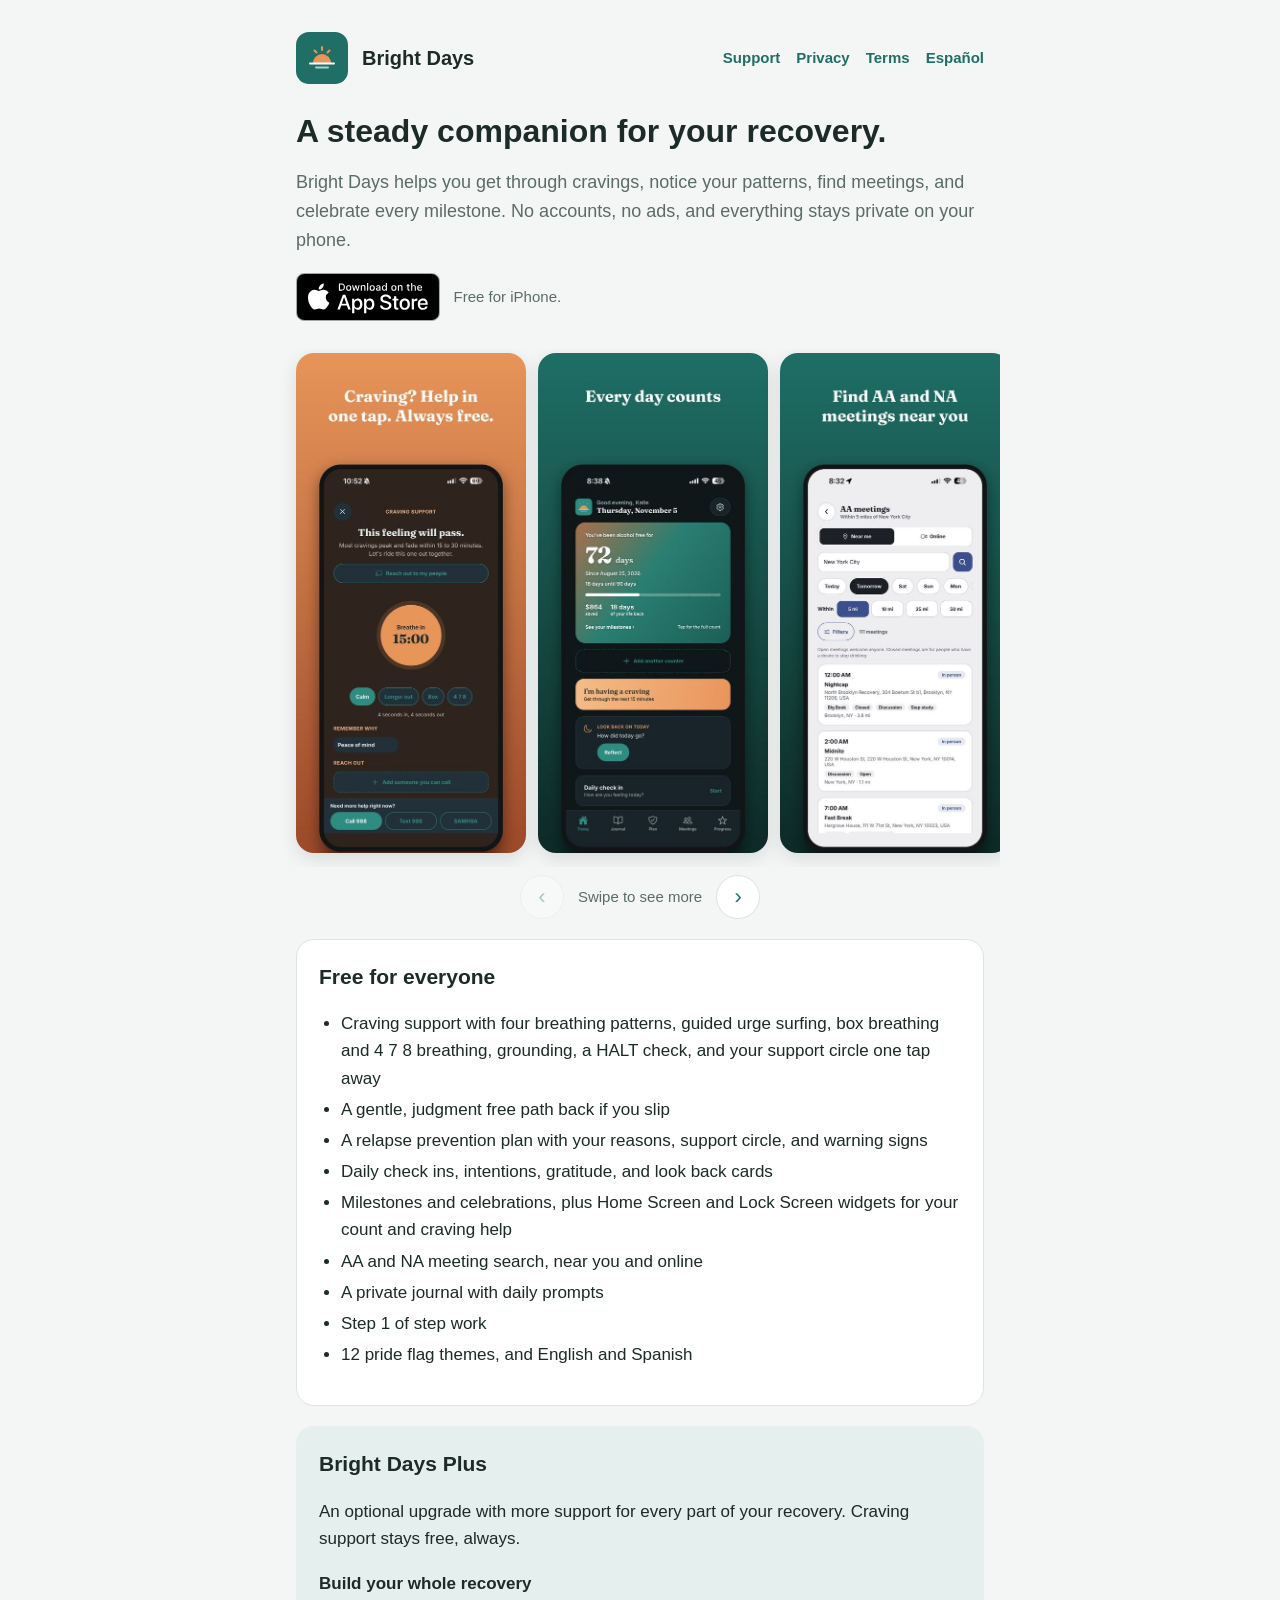
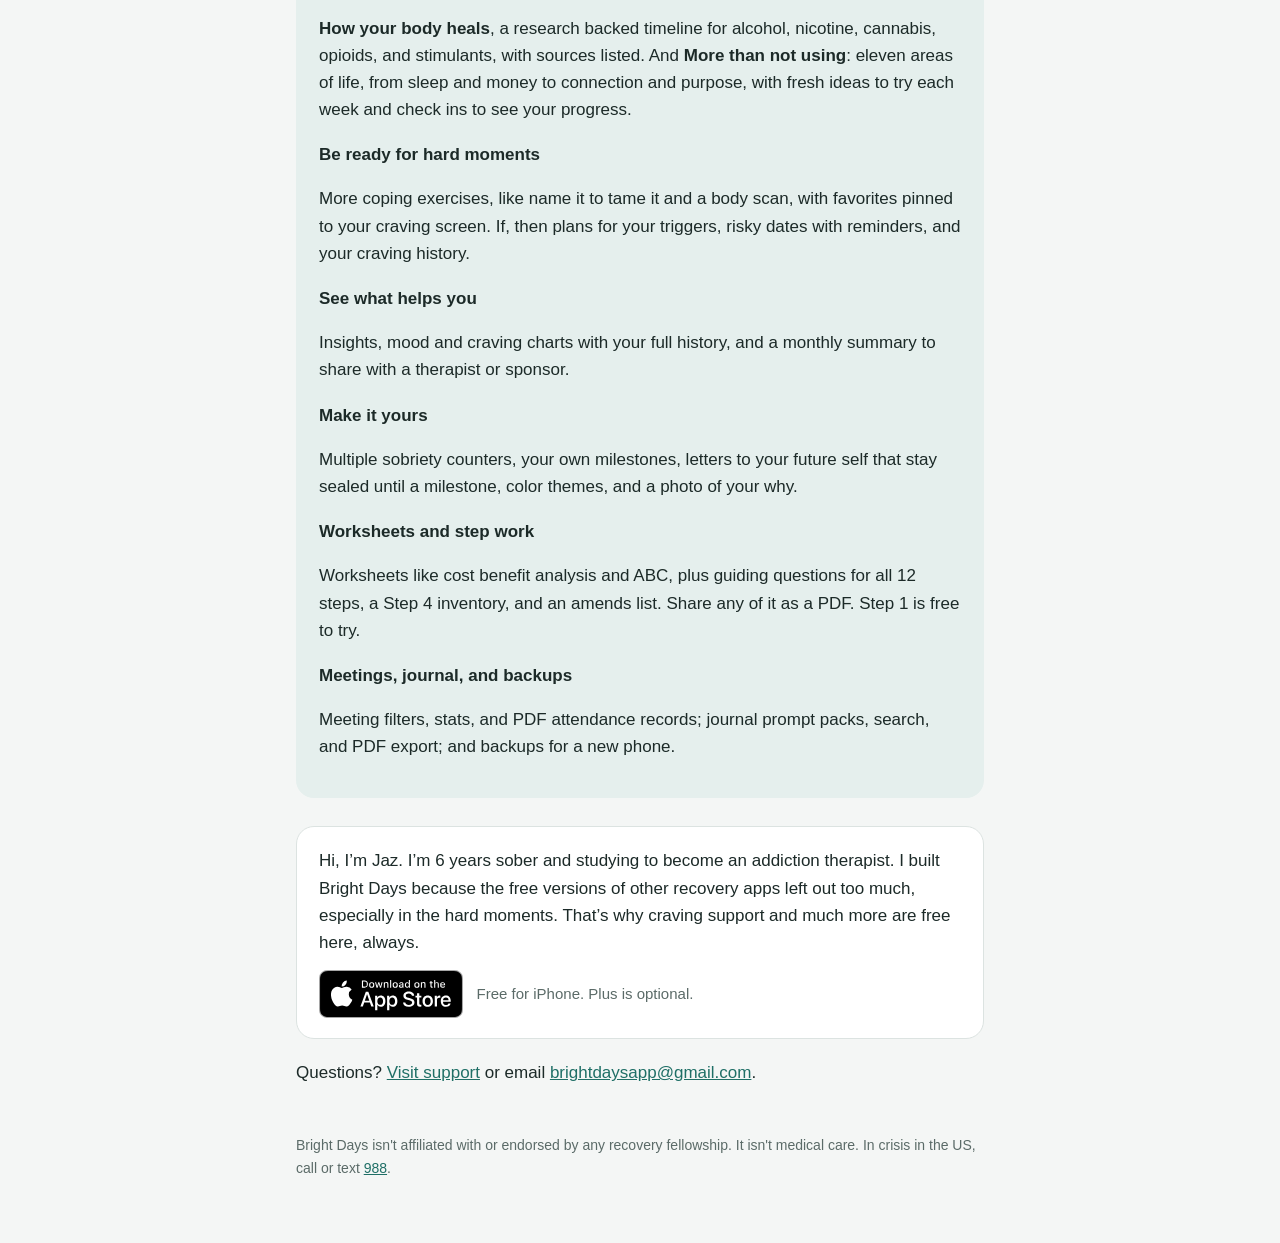
<file: index.html>
<!doctype html>
<html lang="en">
<head>
<meta charset="utf-8">
<meta name="viewport" content="width=device-width, initial-scale=1">
<title>Bright Days | Sobriety companion</title>
<meta name="description" content="Bright Days is a private sobriety companion: craving support, a relapse prevention plan, step work, meetings, milestones, and a journal. Everything stays on your phone.">
<link rel="alternate" hreflang="en" href="https://netrefajaz.github.io/brightdays/">
<link rel="alternate" hreflang="es" href="https://netrefajaz.github.io/brightdays/index-es.html">
<meta name="apple-itunes-app" content="app-id=6833178858">
<link rel="stylesheet" href="style.css">
</head>
<body>
<div class="wrap">
  <header>
    <a href="index.html">
      <span class="logo"><svg width="34" height="34" viewBox="0 0 34 34" aria-hidden="true"><path d="M8 22a9 9 0 0 1 18 0z" fill="#E8955A"/><path d="M5 22.5h24" stroke="#fff" stroke-width="2" stroke-linecap="round"/><path d="M11 26.5h12" stroke="#9FD6CD" stroke-width="2" stroke-linecap="round"/><path d="M17 6v3M9.5 9.5l2 2M24.5 9.5l-2 2" stroke="#E8955A" stroke-width="2" stroke-linecap="round"/></svg></span>
      <span class="brand">Bright Days</span>
    </a>
    <nav><a href="support.html">Support</a><a href="privacy.html">Privacy</a><a href="terms.html">Terms</a><a href="index-es.html" lang="es" hreflang="es">Español</a></nav>
  </header>

  <h1>A steady companion for your recovery.</h1>
  <p class="lede">Bright Days helps you get through cravings, notice your patterns, find meetings, and celebrate every milestone. No accounts, no ads, and everything stays private on your phone.</p>
  <p class="get"><a class="badge" href="https://apps.apple.com/app/apple-store/id6833178858?pt=129779334&amp;ct=Website&amp;mt=8"><img src="badge-en.svg" width="144" height="48" alt="Download on the App Store"></a> <span class="get-note">Free for iPhone.</span></p>
  <p class="sale" hidden><strong>Black Friday:</strong> Bright Days Plus is 50% off through Monday.</p>

  <section class="shots" aria-label="App screenshots">
    <ul>
      <li><img src="shots/01-craving-en.jpg" width="480" height="1043" loading="eager" alt="Craving screen: &ldquo;This feeling will pass,&rdquo; a breathing circle with a 15 minute timer, four breathing patterns, and buttons to call or text 988."></li>
      <li><img src="shots/02-today-en.jpg" width="480" height="1043" loading="eager" alt="Today screen with a sober day counter, money saved, and the week at a glance."></li>
      <li><img src="shots/03-meetings-en.jpg" width="480" height="1043" loading="lazy" alt="Meeting finder showing AA and NA meetings near you."></li>
      <li><img src="shots/04-health-en.jpg" width="480" height="1043" loading="lazy" alt="How your body heals: a timeline for alcohol showing which stages you have reached."></li>
      <li><img src="shots/05-more-en.jpg" width="480" height="1043" loading="lazy" alt="More than not using: focus areas like body and habits and money, with first and latest check in scores."></li>
      <li><img src="shots/06-slip-en.jpg" width="480" height="1043" loading="lazy" alt="The slip path: keep your count and note the slip, or start a new one."></li>
      <li><img src="shots/07-steps-en.jpg" width="480" height="1043" loading="lazy" alt="Step work with guiding questions for a step."></li>
      <li><img src="shots/08-journal-en.jpg" width="480" height="1043" loading="lazy" alt="Journal with prompts and letters to your future self."></li>
      <li><img src="shots/09-plan-en.jpg" width="480" height="1043" loading="lazy" alt="Your plan with reasons, support circle, and warning signs."></li>
      <li><img src="shots/10-pride-en.jpg" width="480" height="1043" loading="lazy" alt="Today screen in a pride flag color theme."></li>
    </ul>
  </section>
  <div class="shots-nav">
    <button type="button" class="shots-prev" aria-label="Previous screenshot" disabled>&#8249;</button>
    <span>Swipe to see more</span>
    <button type="button" class="shots-next" aria-label="Next screenshot">&#8250;</button>
  </div>
  <script>
  (function () {
    var row = document.querySelector('.shots ul');
    var prev = document.querySelector('.shots-prev');
    var next = document.querySelector('.shots-next');
    if (!row || !prev || !next) return;
    function step() { var li = row.querySelector('li'); return li ? li.getBoundingClientRect().width + 12 : 260; }
    function update() {
      prev.disabled = row.scrollLeft < 8;
      next.disabled = row.scrollLeft + row.clientWidth > row.scrollWidth - 8;
    }
    prev.addEventListener('click', function () { row.scrollBy({ left: -step(), behavior: 'smooth' }); });
    next.addEventListener('click', function () { row.scrollBy({ left: step(), behavior: 'smooth' }); });
    row.addEventListener('scroll', update, { passive: true });
    window.addEventListener('resize', update);
    update();
  })();
  </script>

  <div class="card">
    <h2>Free for everyone</h2>
    <ul>
      <li>Craving support with four breathing patterns, guided urge surfing, box breathing and 4 7 8 breathing, grounding, a HALT check, and your support circle one tap away</li>
      <li>A gentle, judgment free path back if you slip</li>
      <li>A relapse prevention plan with your reasons, support circle, and warning signs</li>
      <li>Daily check ins, intentions, gratitude, and look back cards</li>
      <li>Milestones and celebrations, plus Home Screen and Lock Screen widgets for your count and craving help</li>
      <li>AA and NA meeting search, near you and online</li>
      <li>A private journal with daily prompts</li>
      <li>Step 1 of step work</li>
      <li>12 pride flag themes, and English and Spanish</li>
    </ul>
  </div>

  <div class="card soft">
    <h2>Bright Days Plus</h2>
    <p>An optional upgrade with more support for every part of your recovery. Craving support stays free, always.</p>
    <h3>Build your whole recovery</h3>
    <p><strong>How your body heals</strong>, a research backed timeline for alcohol, nicotine, cannabis, opioids, and stimulants, with sources listed. And <strong>More than not using</strong>: eleven areas of life, from sleep and money to connection and purpose, with fresh ideas to try each week and check ins to see your progress.</p>
    <h3>Be ready for hard moments</h3>
    <p>More coping exercises, like name it to tame it and a body scan, with favorites pinned to your craving screen. If, then plans for your triggers, risky dates with reminders, and your craving history.</p>
    <h3>See what helps you</h3>
    <p>Insights, mood and craving charts with your full history, and a monthly summary to share with a therapist or sponsor.</p>
    <h3>Make it yours</h3>
    <p>Multiple sobriety counters, your own milestones, letters to your future self that stay sealed until a milestone, color themes, and a photo of your why.</p>
    <h3>Worksheets and step work</h3>
    <p>Worksheets like cost benefit analysis and ABC, plus guiding questions for all 12 steps, a Step 4 inventory, and an amends list. Share any of it as a PDF. Step 1 is free to try.</p>
    <h3>Meetings, journal, and backups</h3>
    <p>Meeting filters, stats, and PDF attendance records; journal prompt packs, search, and PDF export; and backups for a new phone.</p>
  </div>

  <div class="cta-end">
    <p class="maker">Hi, I&rsquo;m Jaz. I&rsquo;m 6 years sober and studying to become an addiction therapist. I built Bright Days because the free versions of other recovery apps left out too much, especially in the hard moments. That&rsquo;s why craving support and much more are free here, always.</p>
    <p class="sale" hidden><strong>Black Friday:</strong> Plus is 50% off through Monday.</p>
    <p class="get-end"><a class="badge" href="https://apps.apple.com/app/apple-store/id6833178858?pt=129779334&amp;ct=Website&amp;mt=8"><img src="badge-en.svg" width="144" height="48" alt="Download on the App Store"></a> <span class="get-note">Free for iPhone. Plus is optional.</span></p>
  </div>

  <p>Questions? <a href="support.html">Visit support</a> or email <a href="mailto:brightdaysapp@gmail.com">brightdaysapp@gmail.com</a>.</p>

  <footer>Bright Days isn't affiliated with or endorsed by any recovery fellowship. It isn't medical care. In crisis in the US, call or text <a href="tel:988">988</a>.</footer>
</div>
<div class="sticky-get" aria-hidden="true">
  <span>Bright Days <small>Free for iPhone</small></span>
  <a class="button" tabindex="-1" href="https://apps.apple.com/app/apple-store/id6833178858?pt=129779334&amp;ct=Website&amp;mt=8">Download</a>
</div>
  <script>
  (function () {
    // Black Friday: show the sale lines from Nov 26 through Nov 30 (the phone's own time zone).
    var now = new Date();
    if (now >= new Date(2026, 10, 26) && now < new Date(2026, 11, 1)) {
      document.querySelectorAll('.sale').forEach(function (el) { el.hidden = false; });
    }
    // On phones, a download bar appears once the top button scrolls away, and hides at the bottom button.
    var bar = document.querySelector('.sticky-get');
    var top = document.querySelector('.get');
    var end = document.querySelector('.cta-end');
    if (!bar || !top || !end || !('IntersectionObserver' in window)) return;
    var seen = { top: true, end: false };
    var io = new IntersectionObserver(function (entries) {
      entries.forEach(function (e) { seen[e.target === top ? 'top' : 'end'] = e.isIntersecting; });
      var show = !seen.top && !seen.end;
      bar.classList.toggle('show', show);
      bar.setAttribute('aria-hidden', show ? 'false' : 'true');
      bar.querySelector('a').tabIndex = show ? 0 : -1;
    });
    io.observe(top);
    io.observe(end);
  })();
  </script>
</body>
</html>
</file>
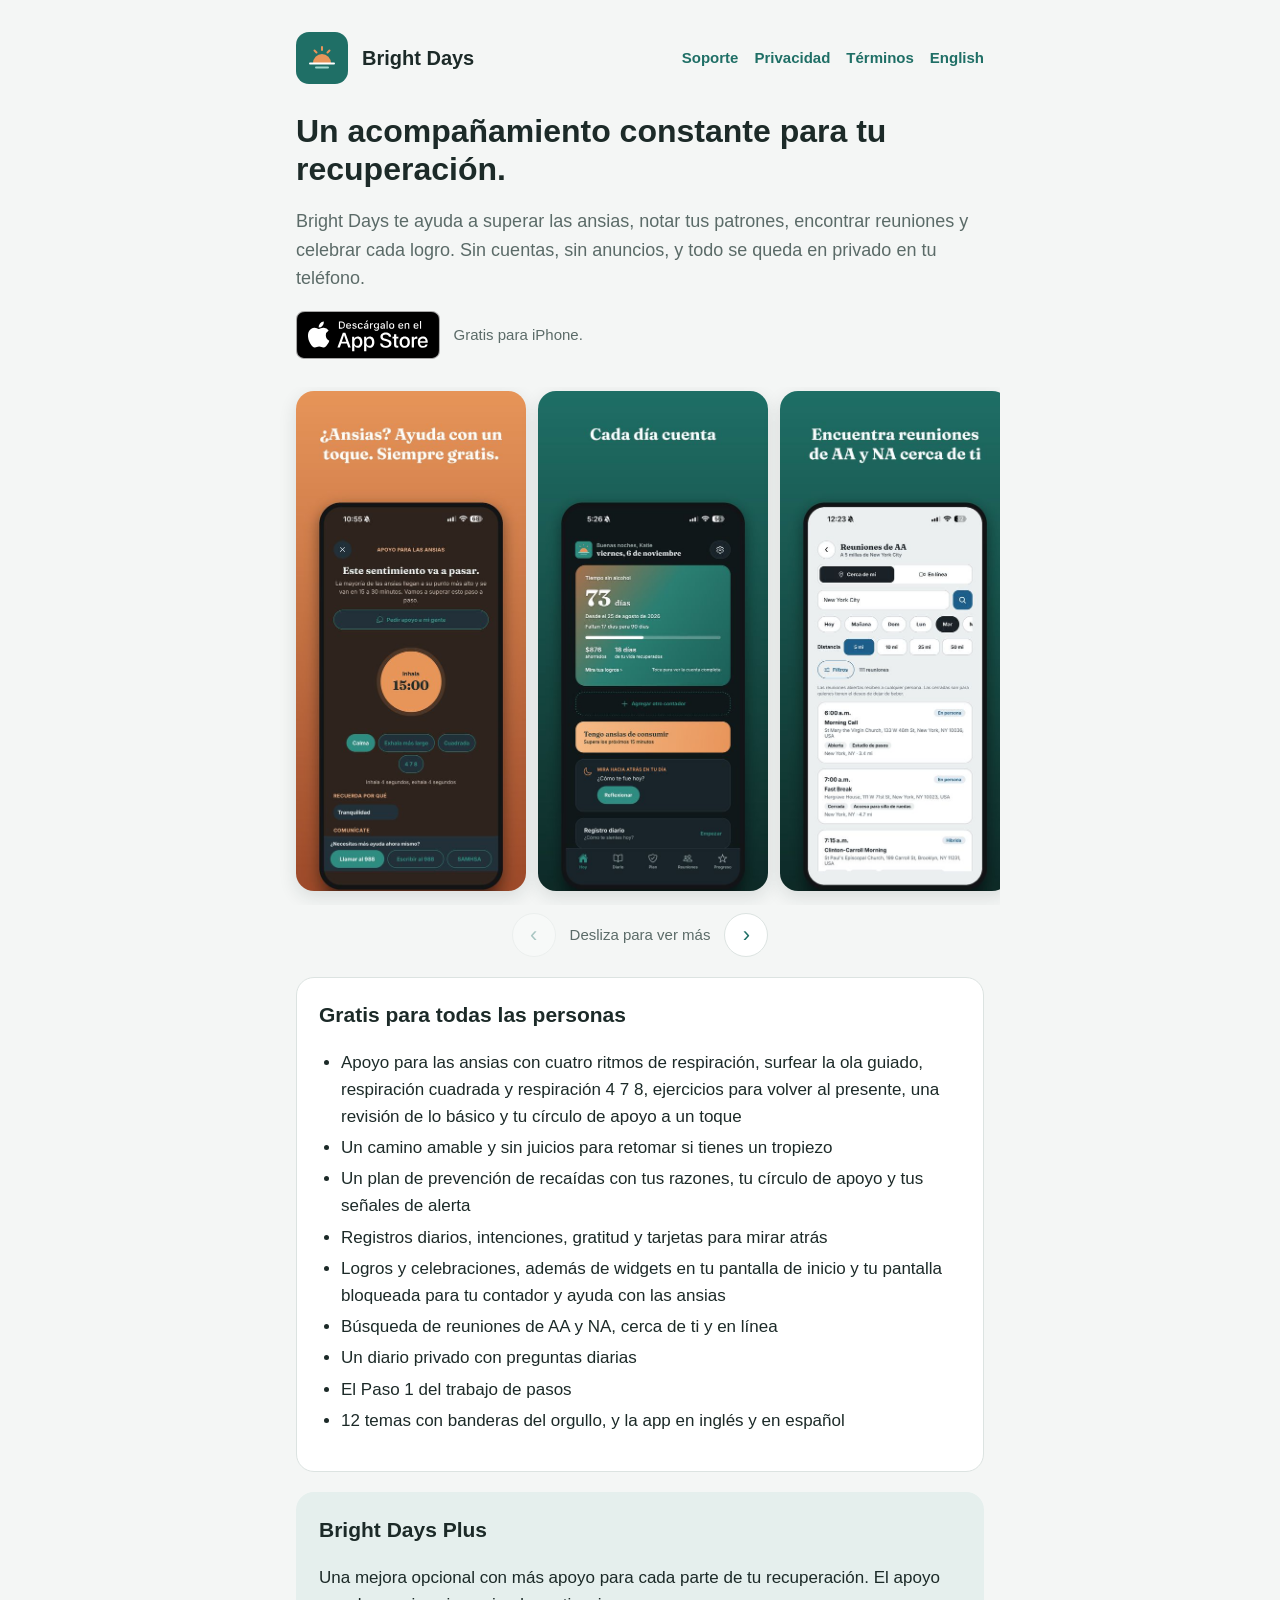
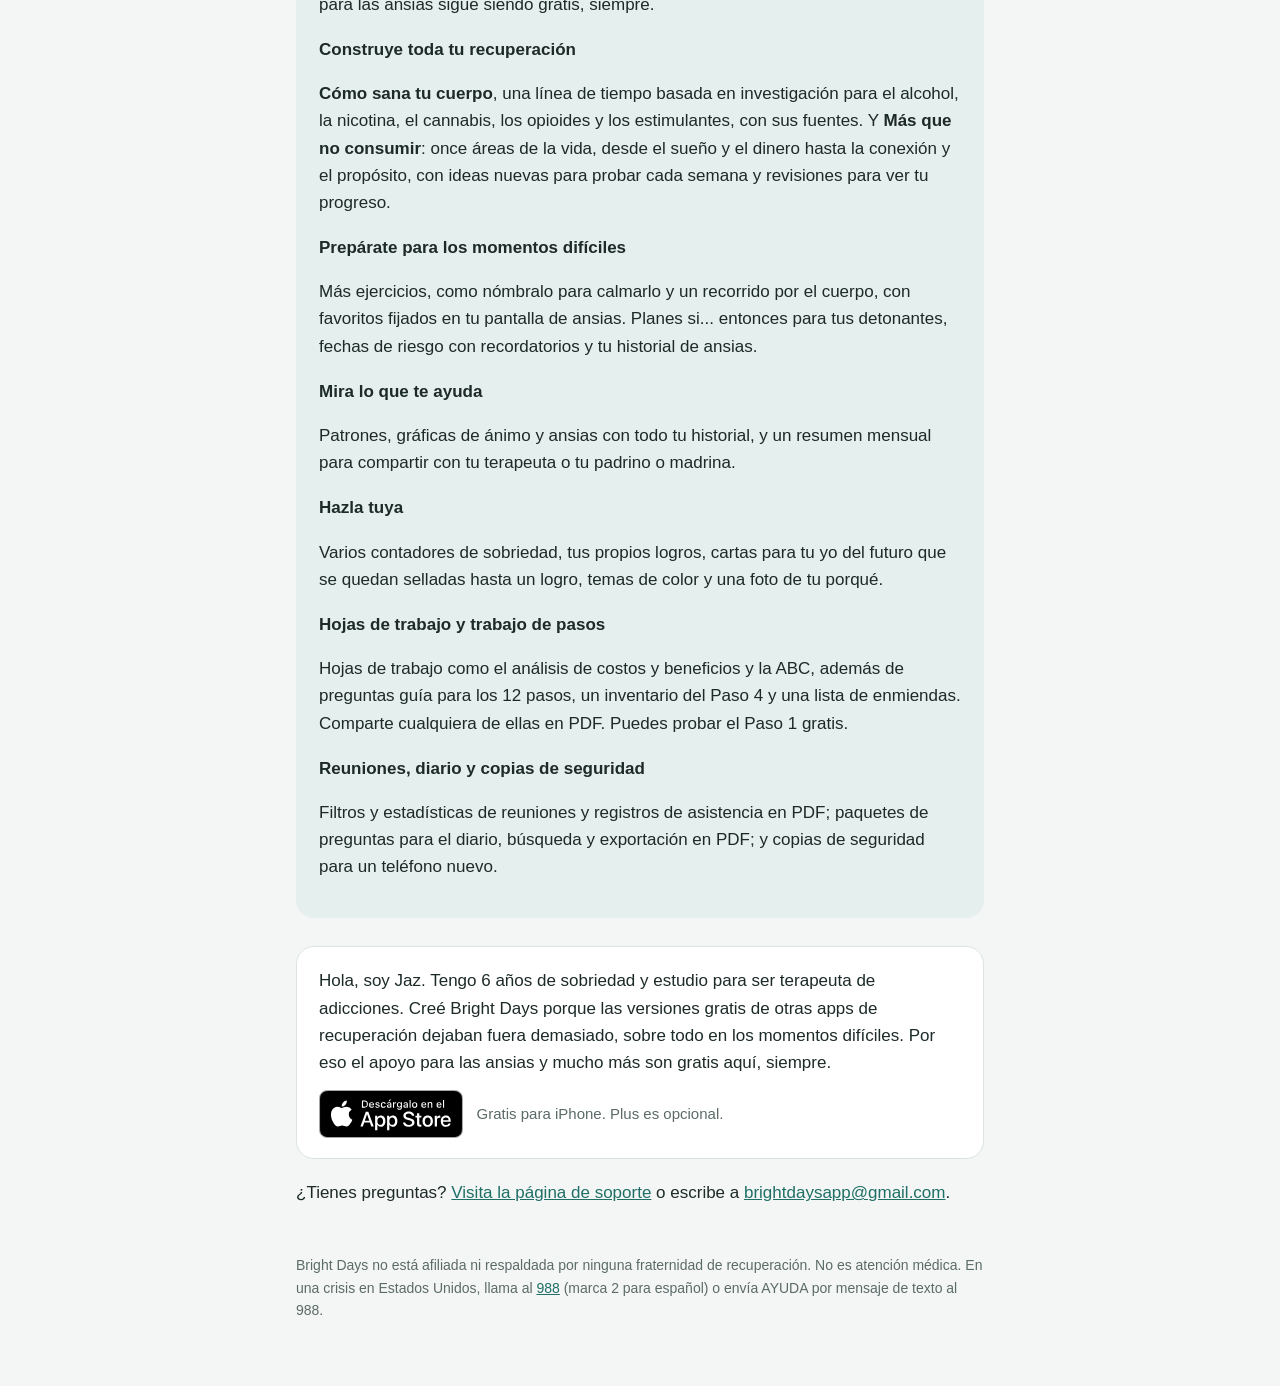
<file: index-es.html>
<!doctype html>
<html lang="es">
<head>
<meta charset="utf-8">
<meta name="viewport" content="width=device-width, initial-scale=1">
<title>Bright Days | Acompañamiento para la sobriedad</title>
<meta name="description" content="Bright Days es un acompañamiento privado para la sobriedad: apoyo para las ansias, un plan de prevención de recaídas, trabajo de pasos, reuniones, logros y un diario. Todo se queda en tu teléfono.">
<link rel="alternate" hreflang="en" href="https://netrefajaz.github.io/brightdays/">
<link rel="alternate" hreflang="es" href="https://netrefajaz.github.io/brightdays/index-es.html">
<meta name="apple-itunes-app" content="app-id=6833178858">
<link rel="stylesheet" href="style.css">
</head>
<body>
<div class="wrap">
  <header>
    <a href="index-es.html">
      <span class="logo"><svg width="34" height="34" viewBox="0 0 34 34" aria-hidden="true"><path d="M8 22a9 9 0 0 1 18 0z" fill="#E8955A"/><path d="M5 22.5h24" stroke="#fff" stroke-width="2" stroke-linecap="round"/><path d="M11 26.5h12" stroke="#9FD6CD" stroke-width="2" stroke-linecap="round"/><path d="M17 6v3M9.5 9.5l2 2M24.5 9.5l-2 2" stroke="#E8955A" stroke-width="2" stroke-linecap="round"/></svg></span>
      <span class="brand">Bright Days</span>
    </a>
    <nav><a href="support-es.html">Soporte</a><a href="privacy-es.html">Privacidad</a><a href="terms-es.html">Términos</a><a href="index.html" lang="en" hreflang="en">English</a></nav>
  </header>

  <h1>Un acompañamiento constante para tu recuperación.</h1>
  <p class="lede">Bright Days te ayuda a superar las ansias, notar tus patrones, encontrar reuniones y celebrar cada logro. Sin cuentas, sin anuncios, y todo se queda en privado en tu teléfono.</p>
  <p class="get"><a class="badge" href="https://apps.apple.com/app/apple-store/id6833178858?pt=129779334&amp;ct=WebsiteES&amp;mt=8"><img src="badge-es.svg" width="144" height="48" alt="Descárgalo en el App Store"></a> <span class="get-note">Gratis para iPhone.</span></p>
  <p class="sale" hidden><strong>Black Friday:</strong> Bright Days Plus tiene 50% de descuento hasta el lunes.</p>

  <section class="shots" aria-label="Capturas de pantalla de la app">
    <ul>
      <li><img src="shots/01-craving-es.jpg" width="480" height="1043" loading="eager" alt="Pantalla de ansias: &ldquo;Este sentimiento va a pasar&rdquo;, un círculo de respiración con temporizador de 15 minutos, cuatro ritmos de respiración y botones para llamar o escribir al 988."></li>
      <li><img src="shots/02-today-es.jpg" width="480" height="1043" loading="eager" alt="Pantalla de hoy con el contador de días, el dinero ahorrado y un resumen de la semana."></li>
      <li><img src="shots/03-meetings-es.jpg" width="480" height="1043" loading="lazy" alt="Buscador de reuniones de AA y NA cerca de ti."></li>
      <li><img src="shots/04-health-es.jpg" width="480" height="1043" loading="lazy" alt="Cómo sana tu cuerpo: una línea de tiempo para el alcohol con las etapas que ya alcanzaste."></li>
      <li><img src="shots/05-more-es.jpg" width="480" height="1043" loading="lazy" alt="Más que no consumir: áreas de enfoque como cuerpo y hábitos y dinero, con la primera y la más reciente revisión."></li>
      <li><img src="shots/06-slip-es.jpg" width="480" height="1043" loading="lazy" alt="El camino después de un tropiezo: mantén tu conteo y anótalo, o empieza de nuevo."></li>
      <li><img src="shots/07-steps-es.jpg" width="480" height="1043" loading="lazy" alt="Trabajo de pasos con preguntas guía."></li>
      <li><img src="shots/08-journal-es.jpg" width="480" height="1043" loading="lazy" alt="Diario con preguntas y cartas para tu yo del futuro."></li>
      <li><img src="shots/09-plan-es.jpg" width="480" height="1043" loading="lazy" alt="Tu plan con razones, círculo de apoyo y señales de alerta."></li>
      <li><img src="shots/10-pride-es.jpg" width="480" height="1043" loading="lazy" alt="Pantalla de hoy con un tema de colores de bandera del orgullo."></li>
    </ul>
  </section>
  <div class="shots-nav">
    <button type="button" class="shots-prev" aria-label="Captura anterior" disabled>&#8249;</button>
    <span>Desliza para ver más</span>
    <button type="button" class="shots-next" aria-label="Siguiente captura">&#8250;</button>
  </div>
  <script>
  (function () {
    var row = document.querySelector('.shots ul');
    var prev = document.querySelector('.shots-prev');
    var next = document.querySelector('.shots-next');
    if (!row || !prev || !next) return;
    function step() { var li = row.querySelector('li'); return li ? li.getBoundingClientRect().width + 12 : 260; }
    function update() {
      prev.disabled = row.scrollLeft < 8;
      next.disabled = row.scrollLeft + row.clientWidth > row.scrollWidth - 8;
    }
    prev.addEventListener('click', function () { row.scrollBy({ left: -step(), behavior: 'smooth' }); });
    next.addEventListener('click', function () { row.scrollBy({ left: step(), behavior: 'smooth' }); });
    row.addEventListener('scroll', update, { passive: true });
    window.addEventListener('resize', update);
    update();
  })();
  </script>

  <div class="card">
    <h2>Gratis para todas las personas</h2>
    <ul>
      <li>Apoyo para las ansias con cuatro ritmos de respiración, surfear la ola guiado, respiración cuadrada y respiración 4 7 8, ejercicios para volver al presente, una revisión de lo básico y tu círculo de apoyo a un toque</li>
      <li>Un camino amable y sin juicios para retomar si tienes un tropiezo</li>
      <li>Un plan de prevención de recaídas con tus razones, tu círculo de apoyo y tus señales de alerta</li>
      <li>Registros diarios, intenciones, gratitud y tarjetas para mirar atrás</li>
      <li>Logros y celebraciones, además de widgets en tu pantalla de inicio y tu pantalla bloqueada para tu contador y ayuda con las ansias</li>
      <li>Búsqueda de reuniones de AA y NA, cerca de ti y en línea</li>
      <li>Un diario privado con preguntas diarias</li>
      <li>El Paso 1 del trabajo de pasos</li>
      <li>12 temas con banderas del orgullo, y la app en inglés y en español</li>
    </ul>
  </div>

  <div class="card soft">
    <h2>Bright Days Plus</h2>
    <p>Una mejora opcional con más apoyo para cada parte de tu recuperación. El apoyo para las ansias sigue siendo gratis, siempre.</p>
    <h3>Construye toda tu recuperación</h3>
    <p><strong>Cómo sana tu cuerpo</strong>, una línea de tiempo basada en investigación para el alcohol, la nicotina, el cannabis, los opioides y los estimulantes, con sus fuentes. Y <strong>Más que no consumir</strong>: once áreas de la vida, desde el sueño y el dinero hasta la conexión y el propósito, con ideas nuevas para probar cada semana y revisiones para ver tu progreso.</p>
    <h3>Prepárate para los momentos difíciles</h3>
    <p>Más ejercicios, como nómbralo para calmarlo y un recorrido por el cuerpo, con favoritos fijados en tu pantalla de ansias. Planes si... entonces para tus detonantes, fechas de riesgo con recordatorios y tu historial de ansias.</p>
    <h3>Mira lo que te ayuda</h3>
    <p>Patrones, gráficas de ánimo y ansias con todo tu historial, y un resumen mensual para compartir con tu terapeuta o tu padrino o madrina.</p>
    <h3>Hazla tuya</h3>
    <p>Varios contadores de sobriedad, tus propios logros, cartas para tu yo del futuro que se quedan selladas hasta un logro, temas de color y una foto de tu porqué.</p>
    <h3>Hojas de trabajo y trabajo de pasos</h3>
    <p>Hojas de trabajo como el análisis de costos y beneficios y la ABC, además de preguntas guía para los 12 pasos, un inventario del Paso 4 y una lista de enmiendas. Comparte cualquiera de ellas en PDF. Puedes probar el Paso 1 gratis.</p>
    <h3>Reuniones, diario y copias de seguridad</h3>
    <p>Filtros y estadísticas de reuniones y registros de asistencia en PDF; paquetes de preguntas para el diario, búsqueda y exportación en PDF; y copias de seguridad para un teléfono nuevo.</p>
  </div>

  <div class="cta-end">
    <p class="maker">Hola, soy Jaz. Tengo 6 años de sobriedad y estudio para ser terapeuta de adicciones. Creé Bright Days porque las versiones gratis de otras apps de recuperación dejaban fuera demasiado, sobre todo en los momentos difíciles. Por eso el apoyo para las ansias y mucho más son gratis aquí, siempre.</p>
    <p class="sale" hidden><strong>Black Friday:</strong> Plus tiene 50% de descuento hasta el lunes.</p>
    <p class="get-end"><a class="badge" href="https://apps.apple.com/app/apple-store/id6833178858?pt=129779334&amp;ct=WebsiteES&amp;mt=8"><img src="badge-es.svg" width="144" height="48" alt="Descárgalo en el App Store"></a> <span class="get-note">Gratis para iPhone. Plus es opcional.</span></p>
  </div>

  <p>¿Tienes preguntas? <a href="support-es.html">Visita la página de soporte</a> o escribe a <a href="mailto:brightdaysapp@gmail.com">brightdaysapp@gmail.com</a>.</p>

  <footer>Bright Days no está afiliada ni respaldada por ninguna fraternidad de recuperación. No es atención médica. En una crisis en Estados Unidos, llama al <a href="tel:988">988</a> (marca 2 para español) o envía AYUDA por mensaje de texto al 988.</footer>
</div>
<div class="sticky-get" aria-hidden="true">
  <span>Bright Days <small>Gratis para iPhone</small></span>
  <a class="button" tabindex="-1" href="https://apps.apple.com/app/apple-store/id6833178858?pt=129779334&amp;ct=WebsiteES&amp;mt=8">Descargar</a>
</div>
  <script>
  (function () {
    // Black Friday: mostrar the sale lines from Nov 26 through Nov 30 (the phone's own time zone).
    var now = new Date();
    if (now >= new Date(2026, 10, 26) && now < new Date(2026, 11, 1)) {
      document.querySelectorAll('.sale').forEach(function (el) { el.hidden = false; });
    }
    // En teléfonos, a download bar appears once the top button scrolls away, and hides at the bottom button.
    var bar = document.querySelector('.sticky-get');
    var top = document.querySelector('.get');
    var end = document.querySelector('.cta-end');
    if (!bar || !top || !end || !('IntersectionObserver' in window)) return;
    var seen = { top: true, end: false };
    var io = new IntersectionObserver(function (entries) {
      entries.forEach(function (e) { seen[e.target === top ? 'top' : 'end'] = e.isIntersecting; });
      var show = !seen.top && !seen.end;
      bar.classList.toggle('show', show);
      bar.setAttribute('aria-hidden', show ? 'false' : 'true');
      bar.querySelector('a').tabIndex = show ? 0 : -1;
    });
    io.observe(top);
    io.observe(end);
  })();
  </script>
</body>
</html>
</file>
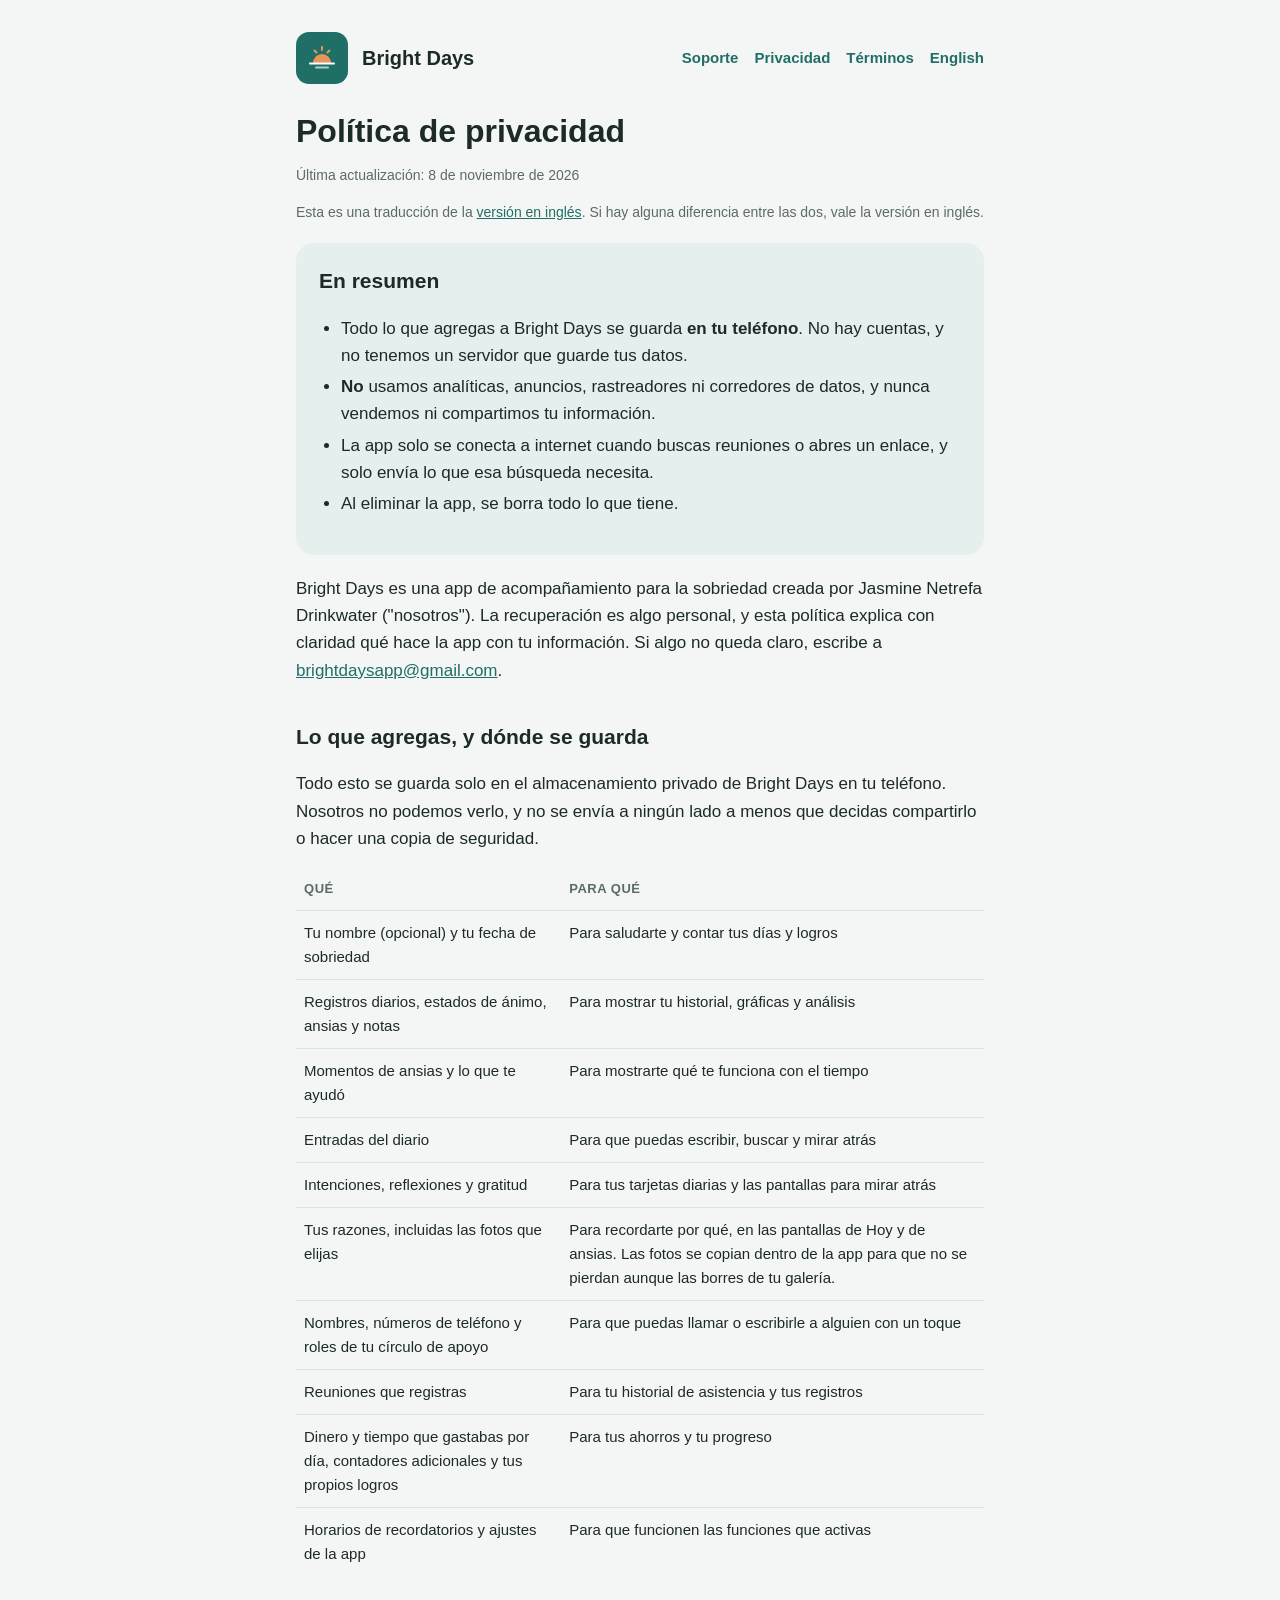
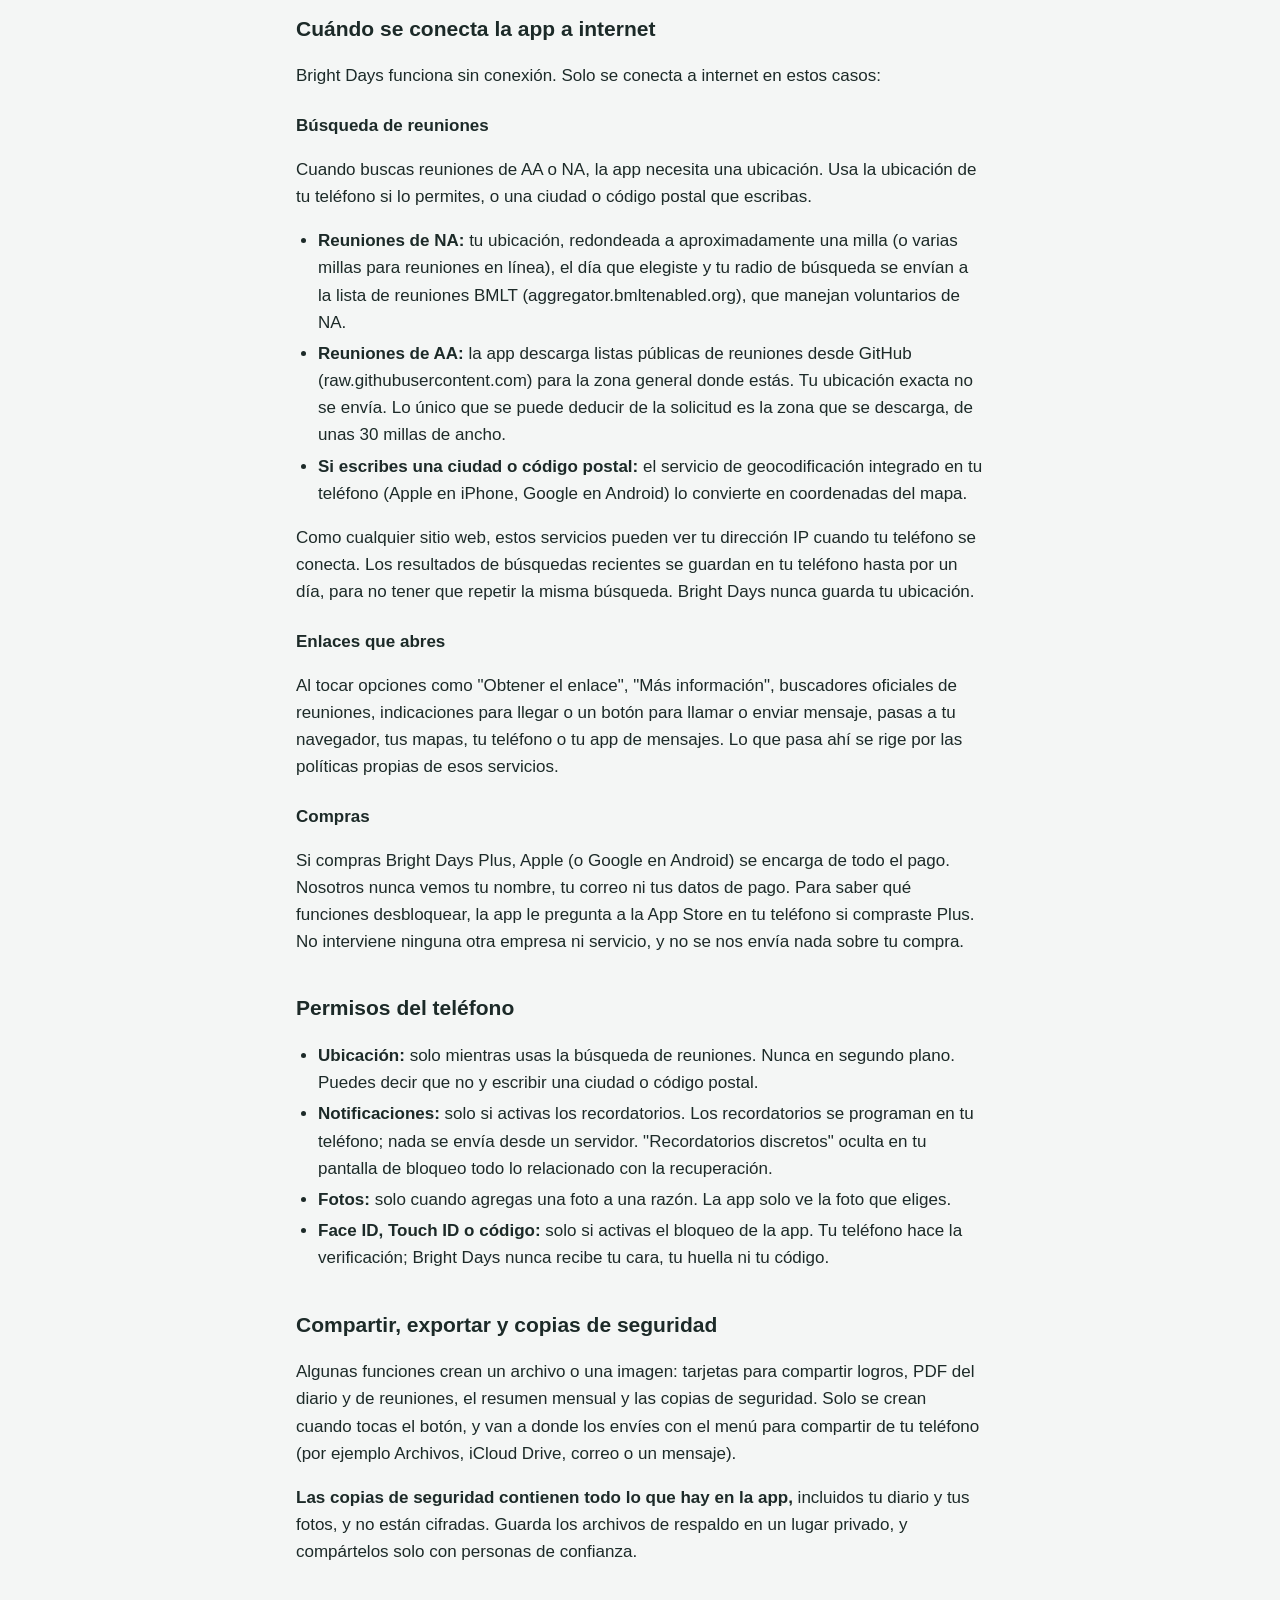
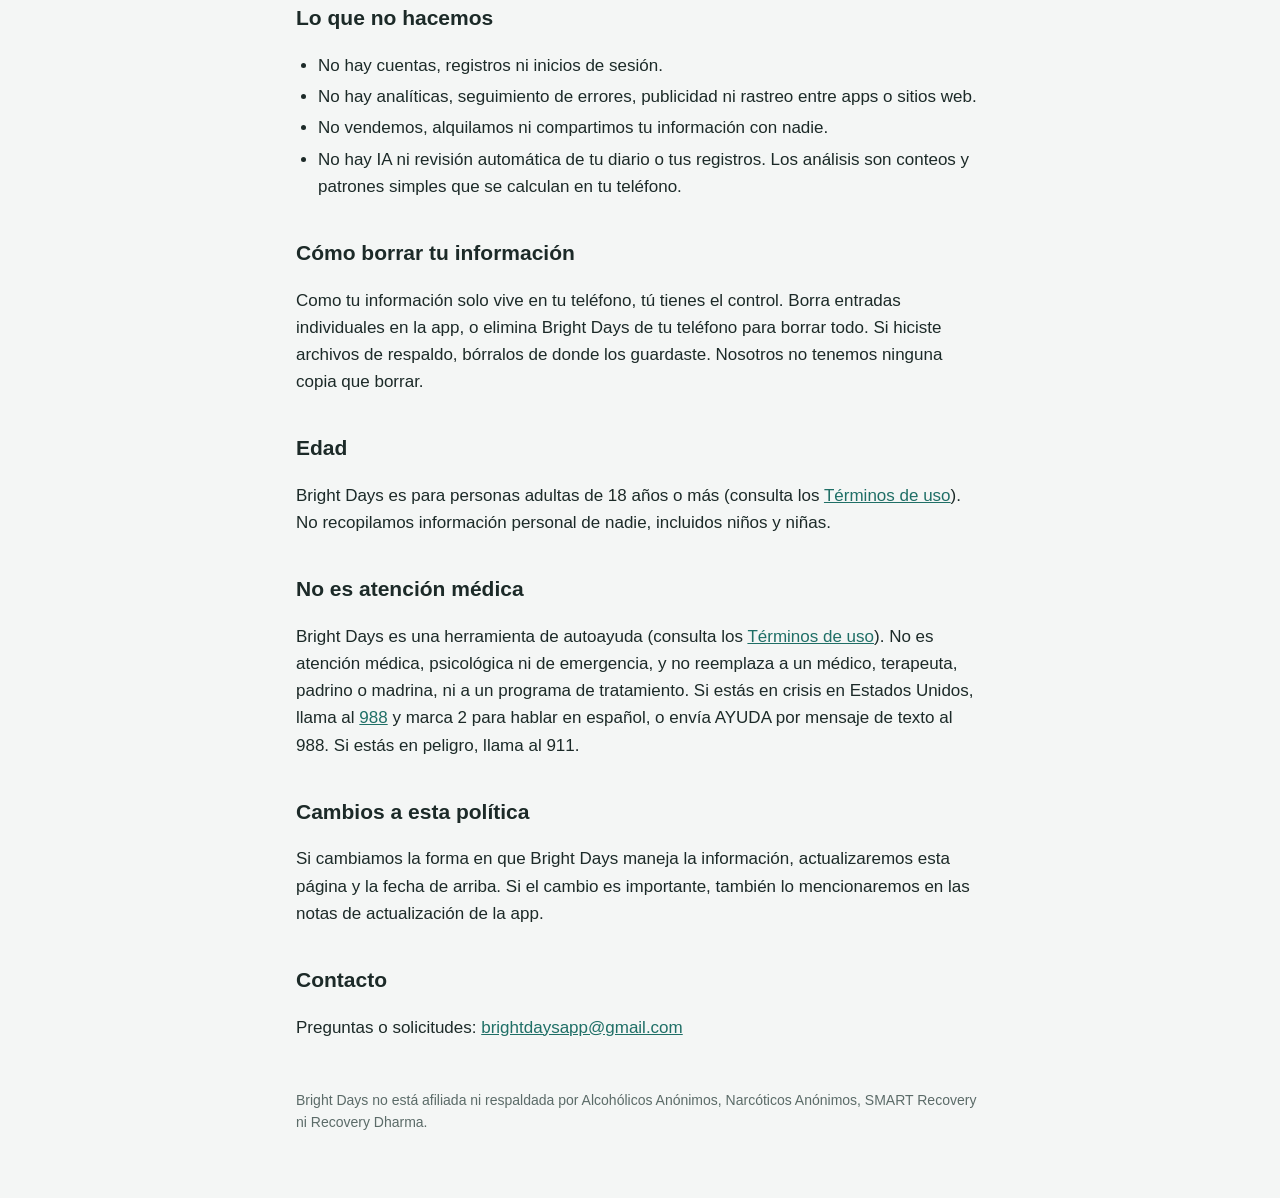
<file: privacy-es.html>
<!doctype html>
<html lang="es">
<head>
<meta charset="utf-8">
<meta name="viewport" content="width=device-width, initial-scale=1">
<title>Política de privacidad | Bright Days</title>
<meta name="description" content="Cómo maneja Bright Days tu información. Todo lo que agregas se queda en tu teléfono.">
<link rel="alternate" hreflang="en" href="https://netrefajaz.github.io/brightdays/privacy.html">
<link rel="alternate" hreflang="es" href="https://netrefajaz.github.io/brightdays/privacy-es.html">
<link rel="stylesheet" href="style.css">
</head>
<body>
<div class="wrap">
  <header>
    <a href="index-es.html">
      <span class="logo"><svg width="34" height="34" viewBox="0 0 34 34" aria-hidden="true"><path d="M8 22a9 9 0 0 1 18 0z" fill="#E8955A"/><path d="M5 22.5h24" stroke="#fff" stroke-width="2" stroke-linecap="round"/><path d="M11 26.5h12" stroke="#9FD6CD" stroke-width="2" stroke-linecap="round"/><path d="M17 6v3M9.5 9.5l2 2M24.5 9.5l-2 2" stroke="#E8955A" stroke-width="2" stroke-linecap="round"/></svg></span>
      <span class="brand">Bright Days</span>
    </a>
    <nav><a href="support-es.html">Soporte</a><a href="privacy-es.html">Privacidad</a><a href="terms-es.html">Términos</a><a href="privacy.html" lang="en" hreflang="en">English</a></nav>
  </header>

  <h1>Política de privacidad</h1>
  <p class="updated">Última actualización: 8 de noviembre de 2026</p>
  <p class="updated">Esta es una traducción de la <a href="privacy.html" hreflang="en">versión en inglés</a>. Si hay alguna diferencia entre las dos, vale la versión en inglés.</p>

  <div class="card soft">
    <h2>En resumen</h2>
    <ul>
      <li>Todo lo que agregas a Bright Days se guarda <strong>en tu teléfono</strong>. No hay cuentas, y no tenemos un servidor que guarde tus datos.</li>
      <li><strong>No</strong> usamos analíticas, anuncios, rastreadores ni corredores de datos, y nunca vendemos ni compartimos tu información.</li>
      <li>La app solo se conecta a internet cuando buscas reuniones o abres un enlace, y solo envía lo que esa búsqueda necesita.</li>
      <li>Al eliminar la app, se borra todo lo que tiene.</li>
    </ul>
  </div>

  <p>Bright Days es una app de acompañamiento para la sobriedad creada por Jasmine Netrefa Drinkwater ("nosotros"). La recuperación es algo personal, y esta política explica con claridad qué hace la app con tu información. Si algo no queda claro, escribe a <a href="mailto:brightdaysapp@gmail.com">brightdaysapp@gmail.com</a>.</p>

  <h2>Lo que agregas, y dónde se guarda</h2>
  <p>Todo esto se guarda solo en el almacenamiento privado de Bright Days en tu teléfono. Nosotros no podemos verlo, y no se envía a ningún lado a menos que decidas compartirlo o hacer una copia de seguridad.</p>
  <table>
    <thead><tr><th>Qué</th><th>Para qué</th></tr></thead>
    <tbody>
      <tr><td>Tu nombre (opcional) y tu fecha de sobriedad</td><td>Para saludarte y contar tus días y logros</td></tr>
      <tr><td>Registros diarios, estados de ánimo, ansias y notas</td><td>Para mostrar tu historial, gráficas y análisis</td></tr>
      <tr><td>Momentos de ansias y lo que te ayudó</td><td>Para mostrarte qué te funciona con el tiempo</td></tr>
      <tr><td>Entradas del diario</td><td>Para que puedas escribir, buscar y mirar atrás</td></tr>
      <tr><td>Intenciones, reflexiones y gratitud</td><td>Para tus tarjetas diarias y las pantallas para mirar atrás</td></tr>
      <tr><td>Tus razones, incluidas las fotos que elijas</td><td>Para recordarte por qué, en las pantallas de Hoy y de ansias. Las fotos se copian dentro de la app para que no se pierdan aunque las borres de tu galería.</td></tr>
      <tr><td>Nombres, números de teléfono y roles de tu círculo de apoyo</td><td>Para que puedas llamar o escribirle a alguien con un toque</td></tr>
      <tr><td>Reuniones que registras</td><td>Para tu historial de asistencia y tus registros</td></tr>
      <tr><td>Dinero y tiempo que gastabas por día, contadores adicionales y tus propios logros</td><td>Para tus ahorros y tu progreso</td></tr>
      <tr><td>Horarios de recordatorios y ajustes de la app</td><td>Para que funcionen las funciones que activas</td></tr>
    </tbody>
  </table>

  <h2>Cuándo se conecta la app a internet</h2>
  <p>Bright Days funciona sin conexión. Solo se conecta a internet en estos casos:</p>

  <h3>Búsqueda de reuniones</h3>
  <p>Cuando buscas reuniones de AA o NA, la app necesita una ubicación. Usa la ubicación de tu teléfono si lo permites, o una ciudad o código postal que escribas.</p>
  <ul>
    <li><strong>Reuniones de NA:</strong> tu ubicación, redondeada a aproximadamente una milla (o varias millas para reuniones en línea), el día que elegiste y tu radio de búsqueda se envían a la lista de reuniones BMLT (aggregator.bmltenabled.org), que manejan voluntarios de NA.</li>
    <li><strong>Reuniones de AA:</strong> la app descarga listas públicas de reuniones desde GitHub (raw.githubusercontent.com) para la zona general donde estás. Tu ubicación exacta no se envía. Lo único que se puede deducir de la solicitud es la zona que se descarga, de unas 30 millas de ancho.</li>
    <li><strong>Si escribes una ciudad o código postal:</strong> el servicio de geocodificación integrado en tu teléfono (Apple en iPhone, Google en Android) lo convierte en coordenadas del mapa.</li>
  </ul>
  <p>Como cualquier sitio web, estos servicios pueden ver tu dirección IP cuando tu teléfono se conecta. Los resultados de búsquedas recientes se guardan en tu teléfono hasta por un día, para no tener que repetir la misma búsqueda. Bright Days nunca guarda tu ubicación.</p>

  <h3>Enlaces que abres</h3>
  <p>Al tocar opciones como "Obtener el enlace", "Más información", buscadores oficiales de reuniones, indicaciones para llegar o un botón para llamar o enviar mensaje, pasas a tu navegador, tus mapas, tu teléfono o tu app de mensajes. Lo que pasa ahí se rige por las políticas propias de esos servicios.</p>

  <h3>Compras</h3>
  <p>Si compras Bright Days Plus, Apple (o Google en Android) se encarga de todo el pago. Nosotros nunca vemos tu nombre, tu correo ni tus datos de pago. Para saber qué funciones desbloquear, la app le pregunta a la App Store en tu teléfono si compraste Plus. No interviene ninguna otra empresa ni servicio, y no se nos envía nada sobre tu compra.</p>

  <h2>Permisos del teléfono</h2>
  <ul>
    <li><strong>Ubicación:</strong> solo mientras usas la búsqueda de reuniones. Nunca en segundo plano. Puedes decir que no y escribir una ciudad o código postal.</li>
    <li><strong>Notificaciones:</strong> solo si activas los recordatorios. Los recordatorios se programan en tu teléfono; nada se envía desde un servidor. "Recordatorios discretos" oculta en tu pantalla de bloqueo todo lo relacionado con la recuperación.</li>
    <li><strong>Fotos:</strong> solo cuando agregas una foto a una razón. La app solo ve la foto que eliges.</li>
    <li><strong>Face ID, Touch ID o código:</strong> solo si activas el bloqueo de la app. Tu teléfono hace la verificación; Bright Days nunca recibe tu cara, tu huella ni tu código.</li>
  </ul>

  <h2>Compartir, exportar y copias de seguridad</h2>
  <p>Algunas funciones crean un archivo o una imagen: tarjetas para compartir logros, PDF del diario y de reuniones, el resumen mensual y las copias de seguridad. Solo se crean cuando tocas el botón, y van a donde los envíes con el menú para compartir de tu teléfono (por ejemplo Archivos, iCloud Drive, correo o un mensaje).</p>
  <p><strong>Las copias de seguridad contienen todo lo que hay en la app,</strong> incluidos tu diario y tus fotos, y no están cifradas. Guarda los archivos de respaldo en un lugar privado, y compártelos solo con personas de confianza.</p>

  <h2>Lo que no hacemos</h2>
  <ul>
    <li>No hay cuentas, registros ni inicios de sesión.</li>
    <li>No hay analíticas, seguimiento de errores, publicidad ni rastreo entre apps o sitios web.</li>
    <li>No vendemos, alquilamos ni compartimos tu información con nadie.</li>
    <li>No hay IA ni revisión automática de tu diario o tus registros. Los análisis son conteos y patrones simples que se calculan en tu teléfono.</li>
  </ul>

  <h2>Cómo borrar tu información</h2>
  <p>Como tu información solo vive en tu teléfono, tú tienes el control. Borra entradas individuales en la app, o elimina Bright Days de tu teléfono para borrar todo. Si hiciste archivos de respaldo, bórralos de donde los guardaste. Nosotros no tenemos ninguna copia que borrar.</p>

  <h2>Edad</h2>
  <p>Bright Days es para personas adultas de 18 años o más (consulta los <a href="terms-es.html">Términos de uso</a>). No recopilamos información personal de nadie, incluidos niños y niñas.</p>

  <h2>No es atención médica</h2>
  <p>Bright Days es una herramienta de autoayuda (consulta los <a href="terms-es.html">Términos de uso</a>). No es atención médica, psicológica ni de emergencia, y no reemplaza a un médico, terapeuta, padrino o madrina, ni a un programa de tratamiento. Si estás en crisis en Estados Unidos, llama al <a href="tel:988">988</a> y marca 2 para hablar en español, o envía AYUDA por mensaje de texto al 988. Si estás en peligro, llama al 911.</p>

  <h2>Cambios a esta política</h2>
  <p>Si cambiamos la forma en que Bright Days maneja la información, actualizaremos esta página y la fecha de arriba. Si el cambio es importante, también lo mencionaremos en las notas de actualización de la app.</p>

  <h2>Contacto</h2>
  <p>Preguntas o solicitudes: <a href="mailto:brightdaysapp@gmail.com">brightdaysapp@gmail.com</a></p>

  <footer>Bright Days no está afiliada ni respaldada por Alcohólicos Anónimos, Narcóticos Anónimos, SMART Recovery ni Recovery Dharma.</footer>
</div>
</body>
</html>
</file>
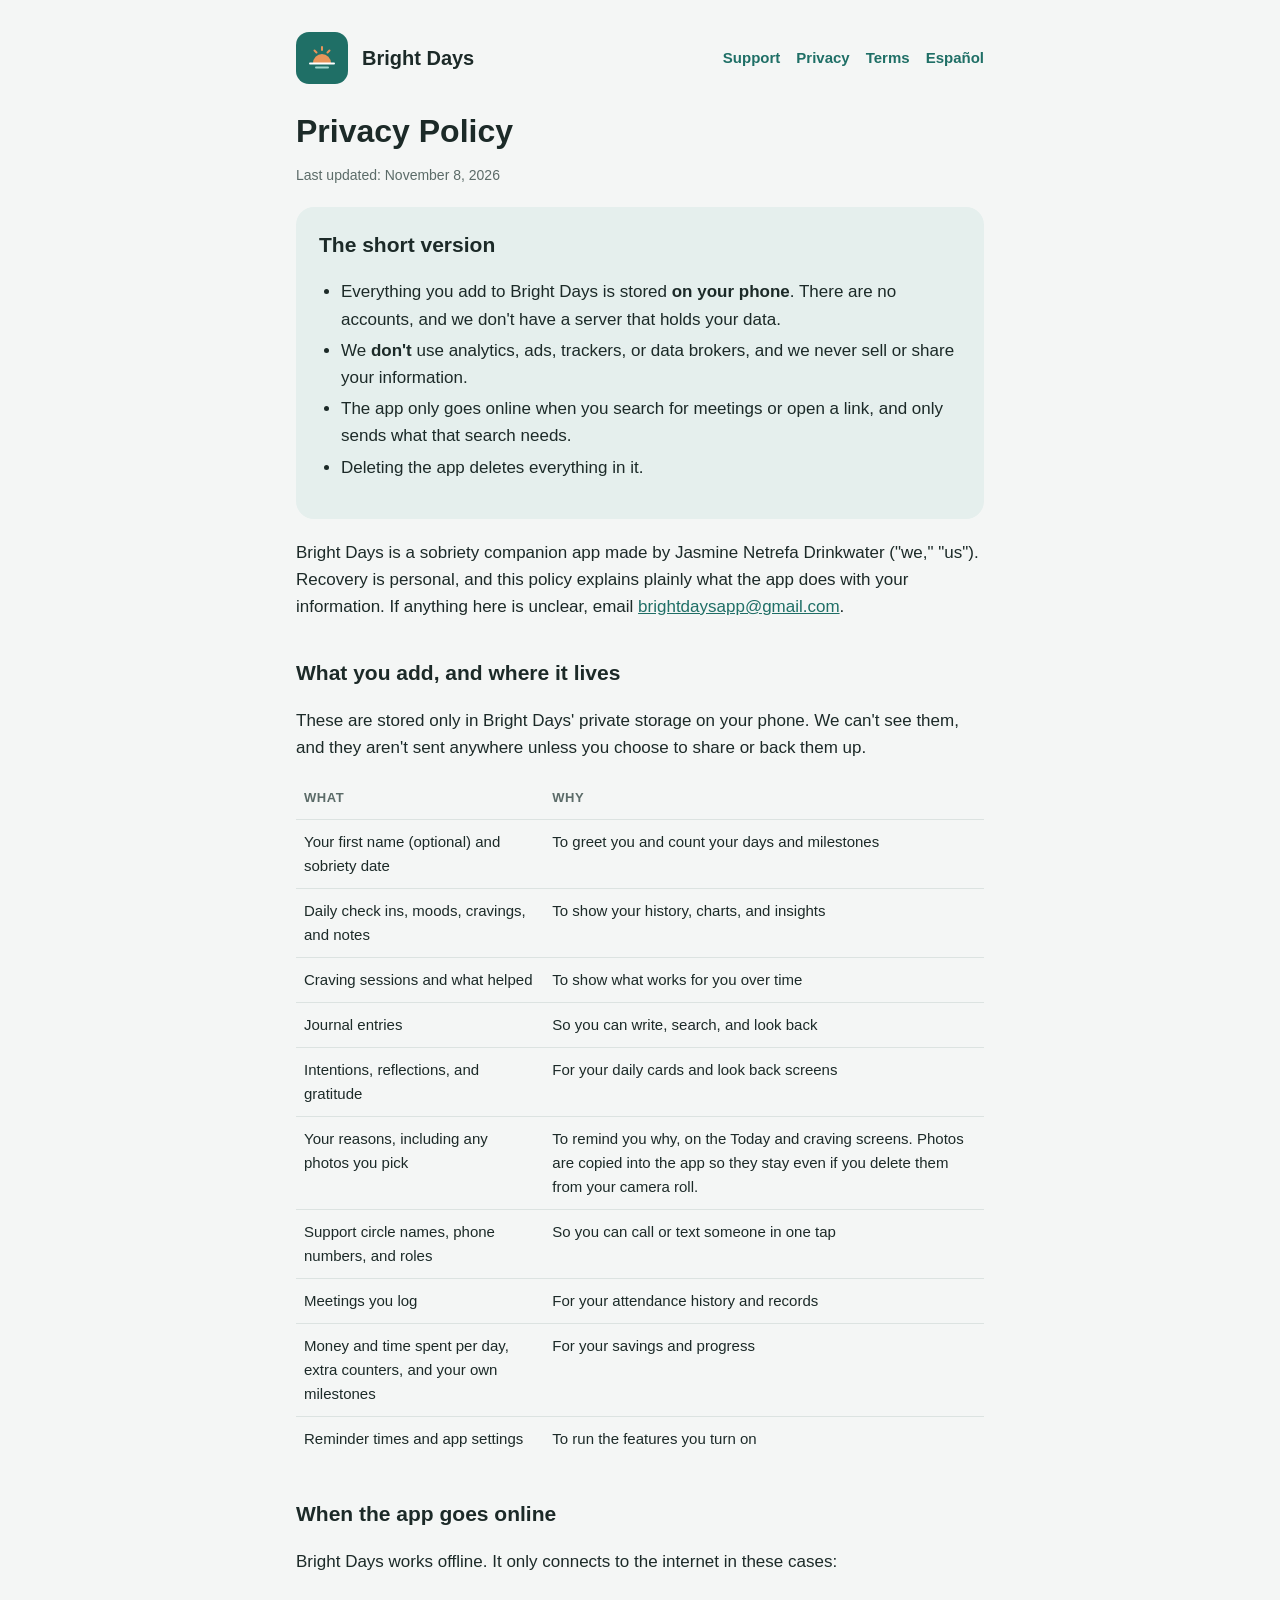
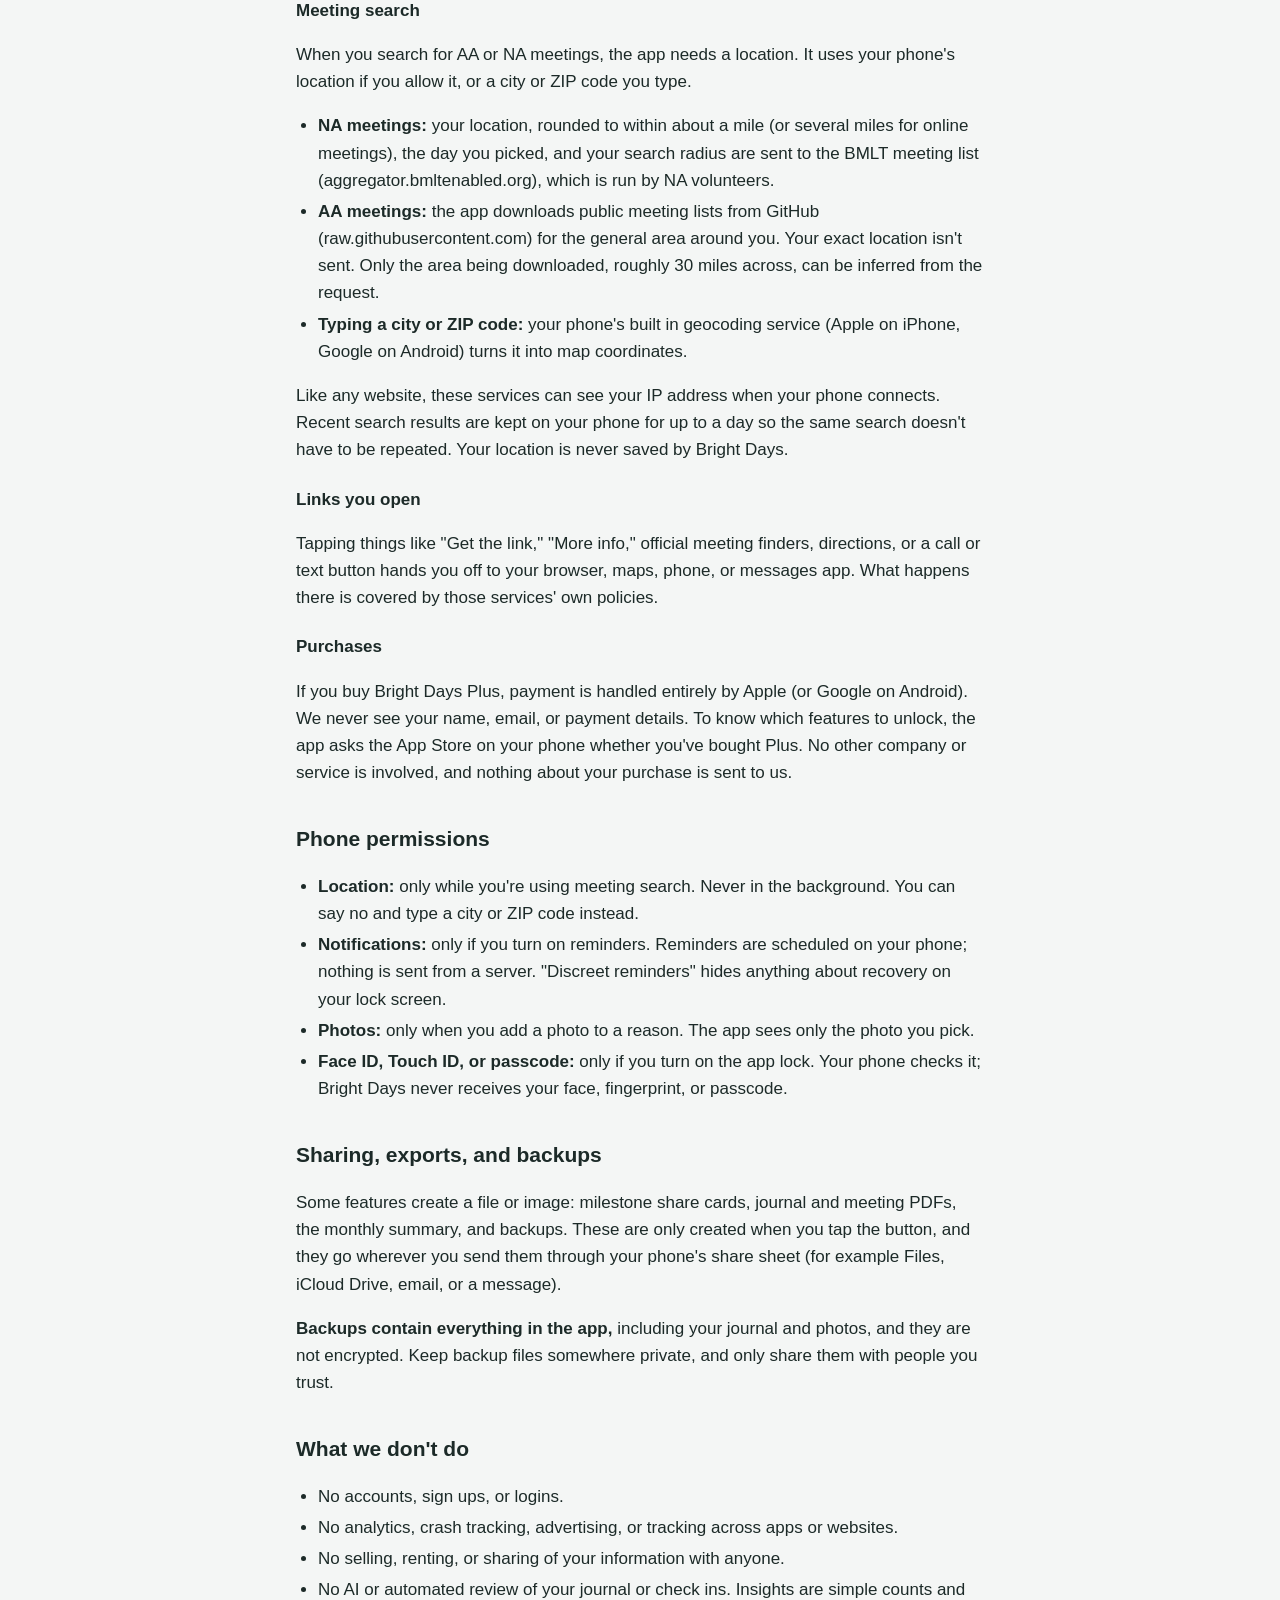
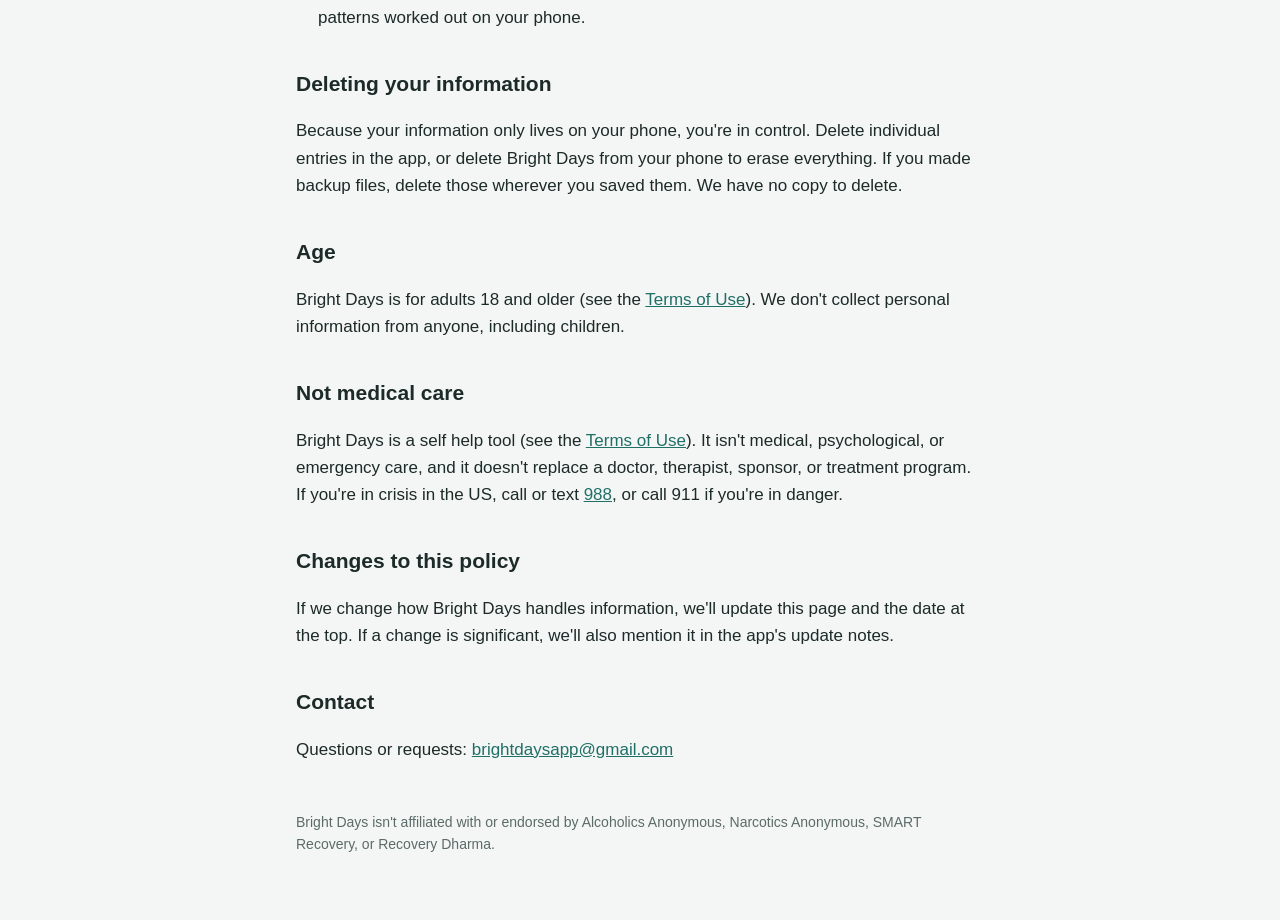
<file: privacy.html>
<!doctype html>
<html lang="en">
<head>
<meta charset="utf-8">
<meta name="viewport" content="width=device-width, initial-scale=1">
<title>Privacy Policy | Bright Days</title>
<meta name="description" content="How Bright Days handles your information. Everything you add stays on your phone.">
<link rel="alternate" hreflang="en" href="https://netrefajaz.github.io/brightdays/privacy.html">
<link rel="alternate" hreflang="es" href="https://netrefajaz.github.io/brightdays/privacy-es.html">
<link rel="stylesheet" href="style.css">
</head>
<body>
<div class="wrap">
  <header>
    <a href="index.html">
      <span class="logo"><svg width="34" height="34" viewBox="0 0 34 34" aria-hidden="true"><path d="M8 22a9 9 0 0 1 18 0z" fill="#E8955A"/><path d="M5 22.5h24" stroke="#fff" stroke-width="2" stroke-linecap="round"/><path d="M11 26.5h12" stroke="#9FD6CD" stroke-width="2" stroke-linecap="round"/><path d="M17 6v3M9.5 9.5l2 2M24.5 9.5l-2 2" stroke="#E8955A" stroke-width="2" stroke-linecap="round"/></svg></span>
      <span class="brand">Bright Days</span>
    </a>
    <nav><a href="support.html">Support</a><a href="privacy.html">Privacy</a><a href="terms.html">Terms</a><a href="privacy-es.html" lang="es" hreflang="es">Español</a></nav>
  </header>

  <h1>Privacy Policy</h1>
  <p class="updated">Last updated: November 8, 2026</p>

  <div class="card soft">
    <h2>The short version</h2>
    <ul>
      <li>Everything you add to Bright Days is stored <strong>on your phone</strong>. There are no accounts, and we don't have a server that holds your data.</li>
      <li>We <strong>don't</strong> use analytics, ads, trackers, or data brokers, and we never sell or share your information.</li>
      <li>The app only goes online when you search for meetings or open a link, and only sends what that search needs.</li>
      <li>Deleting the app deletes everything in it.</li>
    </ul>
  </div>

  <p>Bright Days is a sobriety companion app made by Jasmine Netrefa Drinkwater ("we," "us"). Recovery is personal, and this policy explains plainly what the app does with your information. If anything here is unclear, email <a href="mailto:brightdaysapp@gmail.com">brightdaysapp@gmail.com</a>.</p>

  <h2>What you add, and where it lives</h2>
  <p>These are stored only in Bright Days' private storage on your phone. We can't see them, and they aren't sent anywhere unless you choose to share or back them up.</p>
  <table>
    <thead><tr><th>What</th><th>Why</th></tr></thead>
    <tbody>
      <tr><td>Your first name (optional) and sobriety date</td><td>To greet you and count your days and milestones</td></tr>
      <tr><td>Daily check ins, moods, cravings, and notes</td><td>To show your history, charts, and insights</td></tr>
      <tr><td>Craving sessions and what helped</td><td>To show what works for you over time</td></tr>
      <tr><td>Journal entries</td><td>So you can write, search, and look back</td></tr>
      <tr><td>Intentions, reflections, and gratitude</td><td>For your daily cards and look back screens</td></tr>
      <tr><td>Your reasons, including any photos you pick</td><td>To remind you why, on the Today and craving screens. Photos are copied into the app so they stay even if you delete them from your camera roll.</td></tr>
      <tr><td>Support circle names, phone numbers, and roles</td><td>So you can call or text someone in one tap</td></tr>
      <tr><td>Meetings you log</td><td>For your attendance history and records</td></tr>
      <tr><td>Money and time spent per day, extra counters, and your own milestones</td><td>For your savings and progress</td></tr>
      <tr><td>Reminder times and app settings</td><td>To run the features you turn on</td></tr>
    </tbody>
  </table>

  <h2>When the app goes online</h2>
  <p>Bright Days works offline. It only connects to the internet in these cases:</p>

  <h3>Meeting search</h3>
  <p>When you search for AA or NA meetings, the app needs a location. It uses your phone's location if you allow it, or a city or ZIP code you type.</p>
  <ul>
    <li><strong>NA meetings:</strong> your location, rounded to within about a mile (or several miles for online meetings), the day you picked, and your search radius are sent to the BMLT meeting list (aggregator.bmltenabled.org), which is run by NA volunteers.</li>
    <li><strong>AA meetings:</strong> the app downloads public meeting lists from GitHub (raw.githubusercontent.com) for the general area around you. Your exact location isn't sent. Only the area being downloaded, roughly 30 miles across, can be inferred from the request.</li>
    <li><strong>Typing a city or ZIP code:</strong> your phone's built in geocoding service (Apple on iPhone, Google on Android) turns it into map coordinates.</li>
  </ul>
  <p>Like any website, these services can see your IP address when your phone connects. Recent search results are kept on your phone for up to a day so the same search doesn't have to be repeated. Your location is never saved by Bright Days.</p>

  <h3>Links you open</h3>
  <p>Tapping things like "Get the link," "More info," official meeting finders, directions, or a call or text button hands you off to your browser, maps, phone, or messages app. What happens there is covered by those services' own policies.</p>

  <h3>Purchases</h3>
  <p>If you buy Bright Days Plus, payment is handled entirely by Apple (or Google on Android). We never see your name, email, or payment details. To know which features to unlock, the app asks the App Store on your phone whether you've bought Plus. No other company or service is involved, and nothing about your purchase is sent to us.</p>

  <h2>Phone permissions</h2>
  <ul>
    <li><strong>Location:</strong> only while you're using meeting search. Never in the background. You can say no and type a city or ZIP code instead.</li>
    <li><strong>Notifications:</strong> only if you turn on reminders. Reminders are scheduled on your phone; nothing is sent from a server. "Discreet reminders" hides anything about recovery on your lock screen.</li>
    <li><strong>Photos:</strong> only when you add a photo to a reason. The app sees only the photo you pick.</li>
    <li><strong>Face ID, Touch ID, or passcode:</strong> only if you turn on the app lock. Your phone checks it; Bright Days never receives your face, fingerprint, or passcode.</li>
  </ul>

  <h2>Sharing, exports, and backups</h2>
  <p>Some features create a file or image: milestone share cards, journal and meeting PDFs, the monthly summary, and backups. These are only created when you tap the button, and they go wherever you send them through your phone's share sheet (for example Files, iCloud Drive, email, or a message).</p>
  <p><strong>Backups contain everything in the app,</strong> including your journal and photos, and they are not encrypted. Keep backup files somewhere private, and only share them with people you trust.</p>

  <h2>What we don't do</h2>
  <ul>
    <li>No accounts, sign ups, or logins.</li>
    <li>No analytics, crash tracking, advertising, or tracking across apps or websites.</li>
    <li>No selling, renting, or sharing of your information with anyone.</li>
    <li>No AI or automated review of your journal or check ins. Insights are simple counts and patterns worked out on your phone.</li>
  </ul>

  <h2>Deleting your information</h2>
  <p>Because your information only lives on your phone, you're in control. Delete individual entries in the app, or delete Bright Days from your phone to erase everything. If you made backup files, delete those wherever you saved them. We have no copy to delete.</p>

  <h2>Age</h2>
  <p>Bright Days is for adults 18 and older (see the <a href="terms.html">Terms of Use</a>). We don't collect personal information from anyone, including children.</p>

  <h2>Not medical care</h2>
  <p>Bright Days is a self help tool (see the <a href="terms.html">Terms of Use</a>). It isn't medical, psychological, or emergency care, and it doesn't replace a doctor, therapist, sponsor, or treatment program. If you're in crisis in the US, call or text <a href="tel:988">988</a>, or call 911 if you're in danger.</p>

  <h2>Changes to this policy</h2>
  <p>If we change how Bright Days handles information, we'll update this page and the date at the top. If a change is significant, we'll also mention it in the app's update notes.</p>

  <h2>Contact</h2>
  <p>Questions or requests: <a href="mailto:brightdaysapp@gmail.com">brightdaysapp@gmail.com</a></p>

  <footer>Bright Days isn't affiliated with or endorsed by Alcoholics Anonymous, Narcotics Anonymous, SMART Recovery, or Recovery Dharma.</footer>
</div>
</body>
</html>
</file>
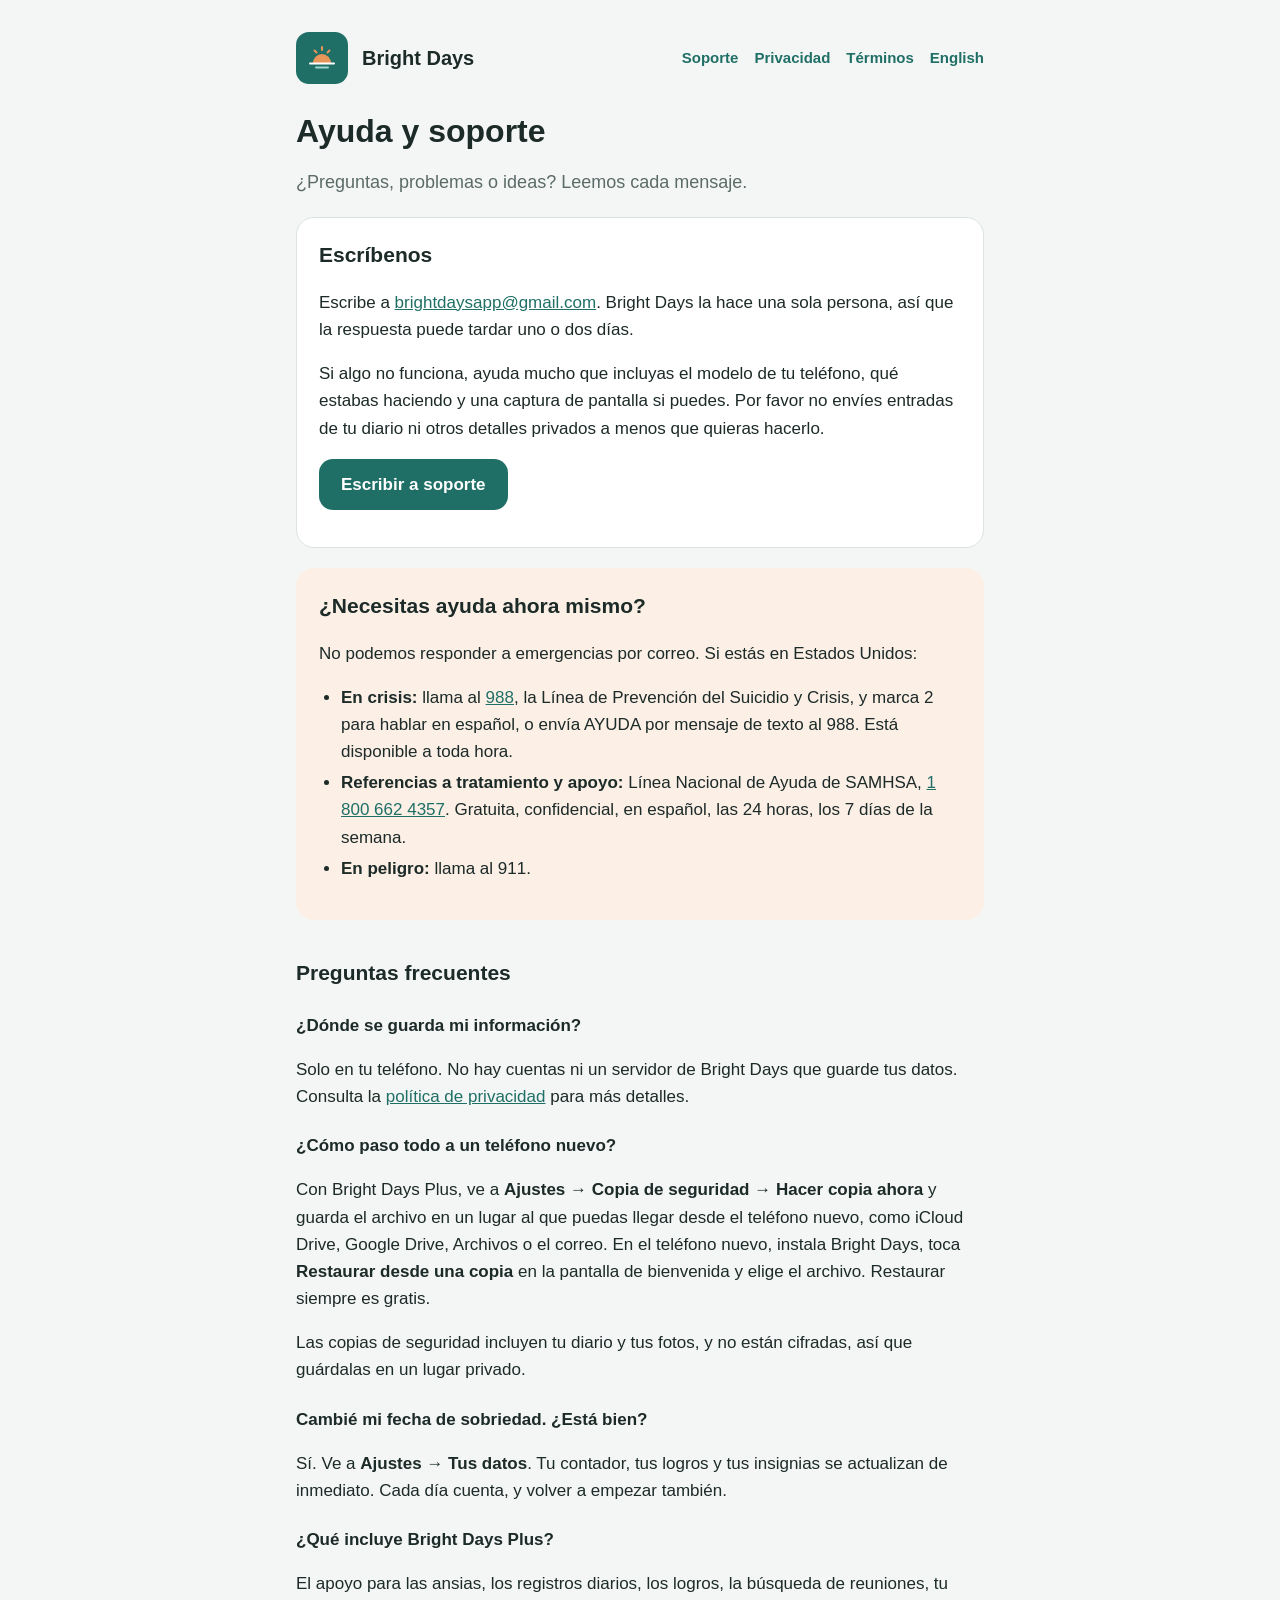
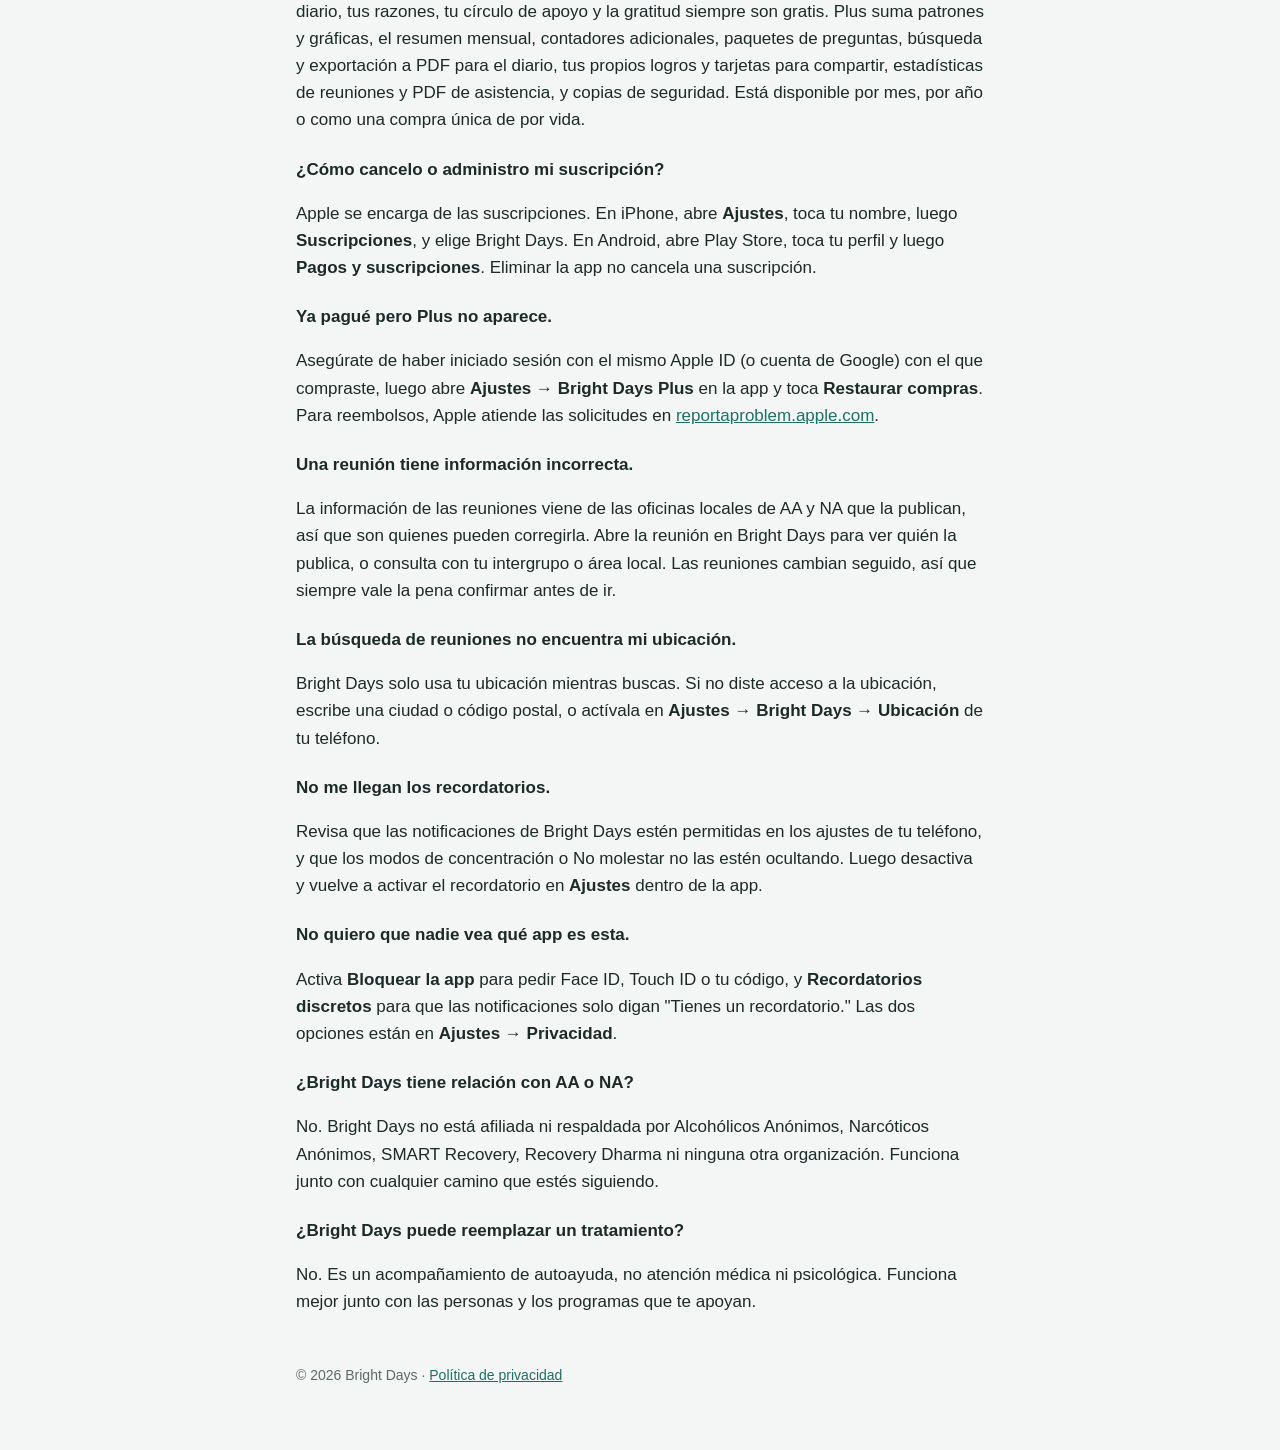
<file: support-es.html>
<!doctype html>
<html lang="es">
<head>
<meta charset="utf-8">
<meta name="viewport" content="width=device-width, initial-scale=1">
<title>Soporte | Bright Days</title>
<meta name="description" content="Ayuda con Bright Days: copias de seguridad, Plus, reuniones, recordatorios y cómo comunicarte con nosotros.">
<link rel="alternate" hreflang="en" href="https://netrefajaz.github.io/brightdays/support.html">
<link rel="alternate" hreflang="es" href="https://netrefajaz.github.io/brightdays/support-es.html">
<link rel="stylesheet" href="style.css">
</head>
<body>
<div class="wrap">
  <header>
    <a href="index-es.html">
      <span class="logo"><svg width="34" height="34" viewBox="0 0 34 34" aria-hidden="true"><path d="M8 22a9 9 0 0 1 18 0z" fill="#E8955A"/><path d="M5 22.5h24" stroke="#fff" stroke-width="2" stroke-linecap="round"/><path d="M11 26.5h12" stroke="#9FD6CD" stroke-width="2" stroke-linecap="round"/><path d="M17 6v3M9.5 9.5l2 2M24.5 9.5l-2 2" stroke="#E8955A" stroke-width="2" stroke-linecap="round"/></svg></span>
      <span class="brand">Bright Days</span>
    </a>
    <nav><a href="support-es.html">Soporte</a><a href="privacy-es.html">Privacidad</a><a href="terms-es.html">Términos</a><a href="support.html" lang="en" hreflang="en">English</a></nav>
  </header>

  <h1>Ayuda y soporte</h1>
  <p class="lede">¿Preguntas, problemas o ideas? Leemos cada mensaje.</p>

  <div class="card">
    <h2>Escríbenos</h2>
    <p>Escribe a <a href="mailto:brightdaysapp@gmail.com?subject=Soporte%20de%20Bright%20Days">brightdaysapp@gmail.com</a>. Bright Days la hace una sola persona, así que la respuesta puede tardar uno o dos días.</p>
    <p>Si algo no funciona, ayuda mucho que incluyas el modelo de tu teléfono, qué estabas haciendo y una captura de pantalla si puedes. Por favor no envíes entradas de tu diario ni otros detalles privados a menos que quieras hacerlo.</p>
    <p><a class="button" href="mailto:brightdaysapp@gmail.com?subject=Soporte%20de%20Bright%20Days">Escribir a soporte</a></p>
  </div>

  <div class="card crisis">
    <h2>¿Necesitas ayuda ahora mismo?</h2>
    <p>No podemos responder a emergencias por correo. Si estás en Estados Unidos:</p>
    <ul>
      <li><strong>En crisis:</strong> llama al <a href="tel:988">988</a>, la Línea de Prevención del Suicidio y Crisis, y marca 2 para hablar en español, o envía AYUDA por mensaje de texto al 988. Está disponible a toda hora.</li>
      <li><strong>Referencias a tratamiento y apoyo:</strong> Línea Nacional de Ayuda de SAMHSA, <a href="tel:18006624357">1 800 662 4357</a>. Gratuita, confidencial, en español, las 24 horas, los 7 días de la semana.</li>
      <li><strong>En peligro:</strong> llama al 911.</li>
    </ul>
  </div>

  <h2>Preguntas frecuentes</h2>

  <h3>¿Dónde se guarda mi información?</h3>
  <p>Solo en tu teléfono. No hay cuentas ni un servidor de Bright Days que guarde tus datos. Consulta la <a href="privacy-es.html">política de privacidad</a> para más detalles.</p>

  <h3>¿Cómo paso todo a un teléfono nuevo?</h3>
  <p>Con Bright Days Plus, ve a <strong>Ajustes → Copia de seguridad → Hacer copia ahora</strong> y guarda el archivo en un lugar al que puedas llegar desde el teléfono nuevo, como iCloud Drive, Google Drive, Archivos o el correo. En el teléfono nuevo, instala Bright Days, toca <strong>Restaurar desde una copia</strong> en la pantalla de bienvenida y elige el archivo. Restaurar siempre es gratis.</p>
  <p>Las copias de seguridad incluyen tu diario y tus fotos, y no están cifradas, así que guárdalas en un lugar privado.</p>

  <h3>Cambié mi fecha de sobriedad. ¿Está bien?</h3>
  <p>Sí. Ve a <strong>Ajustes → Tus datos</strong>. Tu contador, tus logros y tus insignias se actualizan de inmediato. Cada día cuenta, y volver a empezar también.</p>

  <h3>¿Qué incluye Bright Days Plus?</h3>
  <p>El apoyo para las ansias, los registros diarios, los logros, la búsqueda de reuniones, tu diario, tus razones, tu círculo de apoyo y la gratitud siempre son gratis. Plus suma patrones y gráficas, el resumen mensual, contadores adicionales, paquetes de preguntas, búsqueda y exportación a PDF para el diario, tus propios logros y tarjetas para compartir, estadísticas de reuniones y PDF de asistencia, y copias de seguridad. Está disponible por mes, por año o como una compra única de por vida.</p>

  <h3>¿Cómo cancelo o administro mi suscripción?</h3>
  <p>Apple se encarga de las suscripciones. En iPhone, abre <strong>Ajustes</strong>, toca tu nombre, luego <strong>Suscripciones</strong>, y elige Bright Days. En Android, abre Play Store, toca tu perfil y luego <strong>Pagos y suscripciones</strong>. Eliminar la app no cancela una suscripción.</p>

  <h3>Ya pagué pero Plus no aparece.</h3>
  <p>Asegúrate de haber iniciado sesión con el mismo Apple ID (o cuenta de Google) con el que compraste, luego abre <strong>Ajustes → Bright Days Plus</strong> en la app y toca <strong>Restaurar compras</strong>. Para reembolsos, Apple atiende las solicitudes en <a href="https://reportaproblem.apple.com">reportaproblem.apple.com</a>.</p>

  <h3>Una reunión tiene información incorrecta.</h3>
  <p>La información de las reuniones viene de las oficinas locales de AA y NA que la publican, así que son quienes pueden corregirla. Abre la reunión en Bright Days para ver quién la publica, o consulta con tu intergrupo o área local. Las reuniones cambian seguido, así que siempre vale la pena confirmar antes de ir.</p>

  <h3>La búsqueda de reuniones no encuentra mi ubicación.</h3>
  <p>Bright Days solo usa tu ubicación mientras buscas. Si no diste acceso a la ubicación, escribe una ciudad o código postal, o actívala en <strong>Ajustes → Bright Days → Ubicación</strong> de tu teléfono.</p>

  <h3>No me llegan los recordatorios.</h3>
  <p>Revisa que las notificaciones de Bright Days estén permitidas en los ajustes de tu teléfono, y que los modos de concentración o No molestar no las estén ocultando. Luego desactiva y vuelve a activar el recordatorio en <strong>Ajustes</strong> dentro de la app.</p>

  <h3>No quiero que nadie vea qué app es esta.</h3>
  <p>Activa <strong>Bloquear la app</strong> para pedir Face ID, Touch ID o tu código, y <strong>Recordatorios discretos</strong> para que las notificaciones solo digan "Tienes un recordatorio." Las dos opciones están en <strong>Ajustes → Privacidad</strong>.</p>

  <h3>¿Bright Days tiene relación con AA o NA?</h3>
  <p>No. Bright Days no está afiliada ni respaldada por Alcohólicos Anónimos, Narcóticos Anónimos, SMART Recovery, Recovery Dharma ni ninguna otra organización. Funciona junto con cualquier camino que estés siguiendo.</p>

  <h3>¿Bright Days puede reemplazar un tratamiento?</h3>
  <p>No. Es un acompañamiento de autoayuda, no atención médica ni psicológica. Funciona mejor junto con las personas y los programas que te apoyan.</p>

  <footer>© 2026 Bright Days · <a href="privacy-es.html">Política de privacidad</a></footer>
</div>
</body>
</html>
</file>
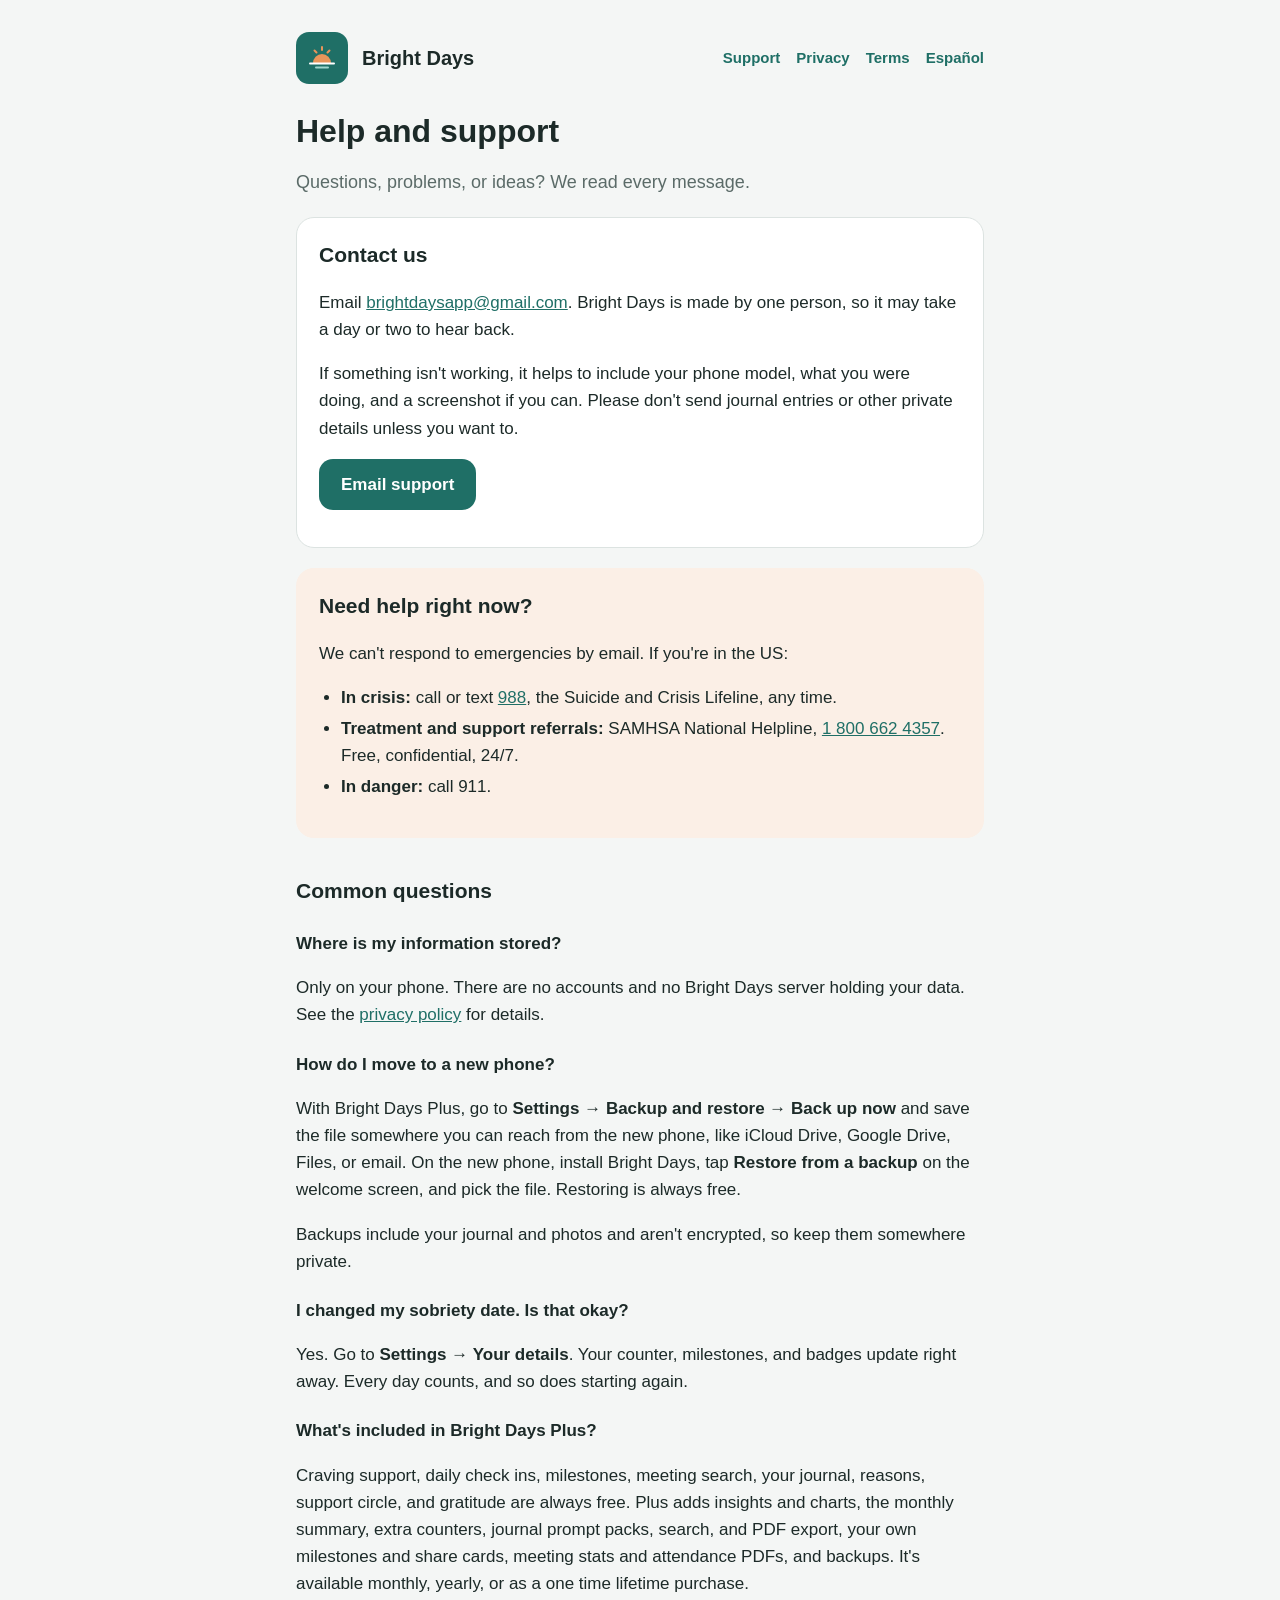
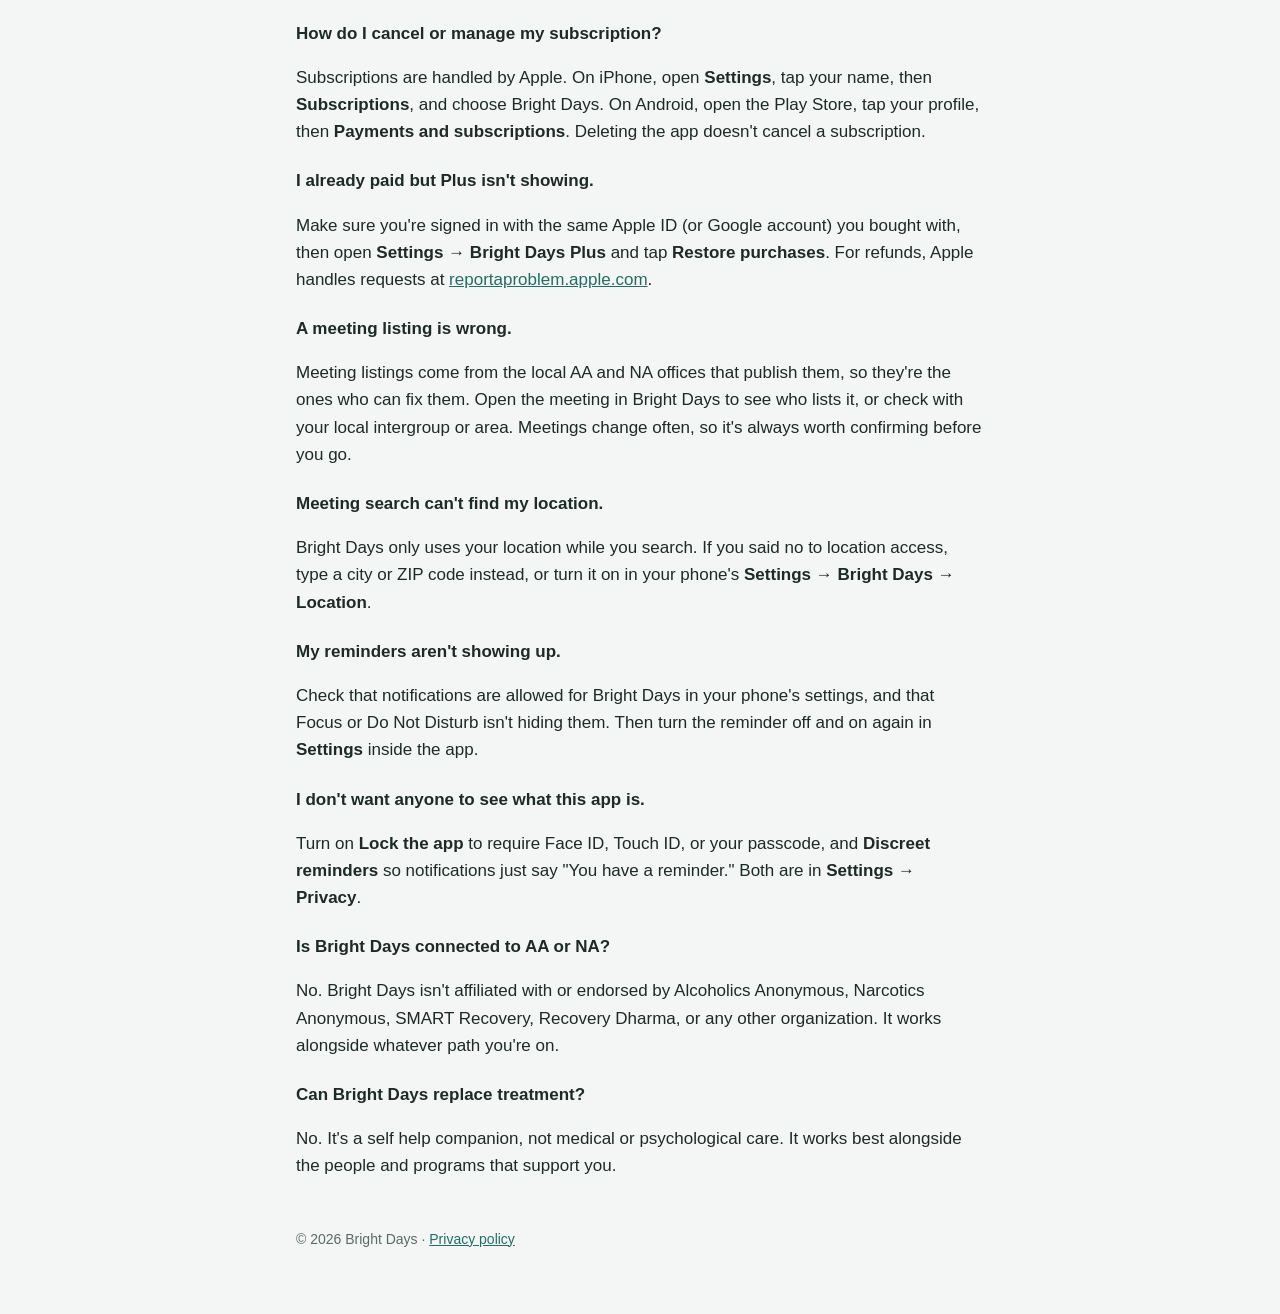
<file: support.html>
<!doctype html>
<html lang="en">
<head>
<meta charset="utf-8">
<meta name="viewport" content="width=device-width, initial-scale=1">
<title>Support | Bright Days</title>
<meta name="description" content="Help with Bright Days: backups, Plus, meetings, reminders, and how to reach us.">
<link rel="alternate" hreflang="en" href="https://netrefajaz.github.io/brightdays/support.html">
<link rel="alternate" hreflang="es" href="https://netrefajaz.github.io/brightdays/support-es.html">
<link rel="stylesheet" href="style.css">
</head>
<body>
<div class="wrap">
  <header>
    <a href="index.html">
      <span class="logo"><svg width="34" height="34" viewBox="0 0 34 34" aria-hidden="true"><path d="M8 22a9 9 0 0 1 18 0z" fill="#E8955A"/><path d="M5 22.5h24" stroke="#fff" stroke-width="2" stroke-linecap="round"/><path d="M11 26.5h12" stroke="#9FD6CD" stroke-width="2" stroke-linecap="round"/><path d="M17 6v3M9.5 9.5l2 2M24.5 9.5l-2 2" stroke="#E8955A" stroke-width="2" stroke-linecap="round"/></svg></span>
      <span class="brand">Bright Days</span>
    </a>
    <nav><a href="support.html">Support</a><a href="privacy.html">Privacy</a><a href="terms.html">Terms</a><a href="support-es.html" lang="es" hreflang="es">Español</a></nav>
  </header>

  <h1>Help and support</h1>
  <p class="lede">Questions, problems, or ideas? We read every message.</p>

  <div class="card">
    <h2>Contact us</h2>
    <p>Email <a href="mailto:brightdaysapp@gmail.com?subject=Bright%20Days%20support">brightdaysapp@gmail.com</a>. Bright Days is made by one person, so it may take a day or two to hear back.</p>
    <p>If something isn't working, it helps to include your phone model, what you were doing, and a screenshot if you can. Please don't send journal entries or other private details unless you want to.</p>
    <p><a class="button" href="mailto:brightdaysapp@gmail.com?subject=Bright%20Days%20support">Email support</a></p>
  </div>

  <div class="card crisis">
    <h2>Need help right now?</h2>
    <p>We can't respond to emergencies by email. If you're in the US:</p>
    <ul>
      <li><strong>In crisis:</strong> call or text <a href="tel:988">988</a>, the Suicide and Crisis Lifeline, any time.</li>
      <li><strong>Treatment and support referrals:</strong> SAMHSA National Helpline, <a href="tel:18006624357">1 800 662 4357</a>. Free, confidential, 24/7.</li>
      <li><strong>In danger:</strong> call 911.</li>
    </ul>
  </div>

  <h2>Common questions</h2>

  <h3>Where is my information stored?</h3>
  <p>Only on your phone. There are no accounts and no Bright Days server holding your data. See the <a href="privacy.html">privacy policy</a> for details.</p>

  <h3>How do I move to a new phone?</h3>
  <p>With Bright Days Plus, go to <strong>Settings → Backup and restore → Back up now</strong> and save the file somewhere you can reach from the new phone, like iCloud Drive, Google Drive, Files, or email. On the new phone, install Bright Days, tap <strong>Restore from a backup</strong> on the welcome screen, and pick the file. Restoring is always free.</p>
  <p>Backups include your journal and photos and aren't encrypted, so keep them somewhere private.</p>

  <h3>I changed my sobriety date. Is that okay?</h3>
  <p>Yes. Go to <strong>Settings → Your details</strong>. Your counter, milestones, and badges update right away. Every day counts, and so does starting again.</p>

  <h3>What's included in Bright Days Plus?</h3>
  <p>Craving support, daily check ins, milestones, meeting search, your journal, reasons, support circle, and gratitude are always free. Plus adds insights and charts, the monthly summary, extra counters, journal prompt packs, search, and PDF export, your own milestones and share cards, meeting stats and attendance PDFs, and backups. It's available monthly, yearly, or as a one time lifetime purchase.</p>

  <h3>How do I cancel or manage my subscription?</h3>
  <p>Subscriptions are handled by Apple. On iPhone, open <strong>Settings</strong>, tap your name, then <strong>Subscriptions</strong>, and choose Bright Days. On Android, open the Play Store, tap your profile, then <strong>Payments and subscriptions</strong>. Deleting the app doesn't cancel a subscription.</p>

  <h3>I already paid but Plus isn't showing.</h3>
  <p>Make sure you're signed in with the same Apple ID (or Google account) you bought with, then open <strong>Settings → Bright Days Plus</strong> and tap <strong>Restore purchases</strong>. For refunds, Apple handles requests at <a href="https://reportaproblem.apple.com">reportaproblem.apple.com</a>.</p>

  <h3>A meeting listing is wrong.</h3>
  <p>Meeting listings come from the local AA and NA offices that publish them, so they're the ones who can fix them. Open the meeting in Bright Days to see who lists it, or check with your local intergroup or area. Meetings change often, so it's always worth confirming before you go.</p>

  <h3>Meeting search can't find my location.</h3>
  <p>Bright Days only uses your location while you search. If you said no to location access, type a city or ZIP code instead, or turn it on in your phone's <strong>Settings → Bright Days → Location</strong>.</p>

  <h3>My reminders aren't showing up.</h3>
  <p>Check that notifications are allowed for Bright Days in your phone's settings, and that Focus or Do Not Disturb isn't hiding them. Then turn the reminder off and on again in <strong>Settings</strong> inside the app.</p>

  <h3>I don't want anyone to see what this app is.</h3>
  <p>Turn on <strong>Lock the app</strong> to require Face ID, Touch ID, or your passcode, and <strong>Discreet reminders</strong> so notifications just say "You have a reminder." Both are in <strong>Settings → Privacy</strong>.</p>

  <h3>Is Bright Days connected to AA or NA?</h3>
  <p>No. Bright Days isn't affiliated with or endorsed by Alcoholics Anonymous, Narcotics Anonymous, SMART Recovery, Recovery Dharma, or any other organization. It works alongside whatever path you're on.</p>

  <h3>Can Bright Days replace treatment?</h3>
  <p>No. It's a self help companion, not medical or psychological care. It works best alongside the people and programs that support you.</p>

  <footer>© 2026 Bright Days · <a href="privacy.html">Privacy policy</a></footer>
</div>
</body>
</html>
</file>
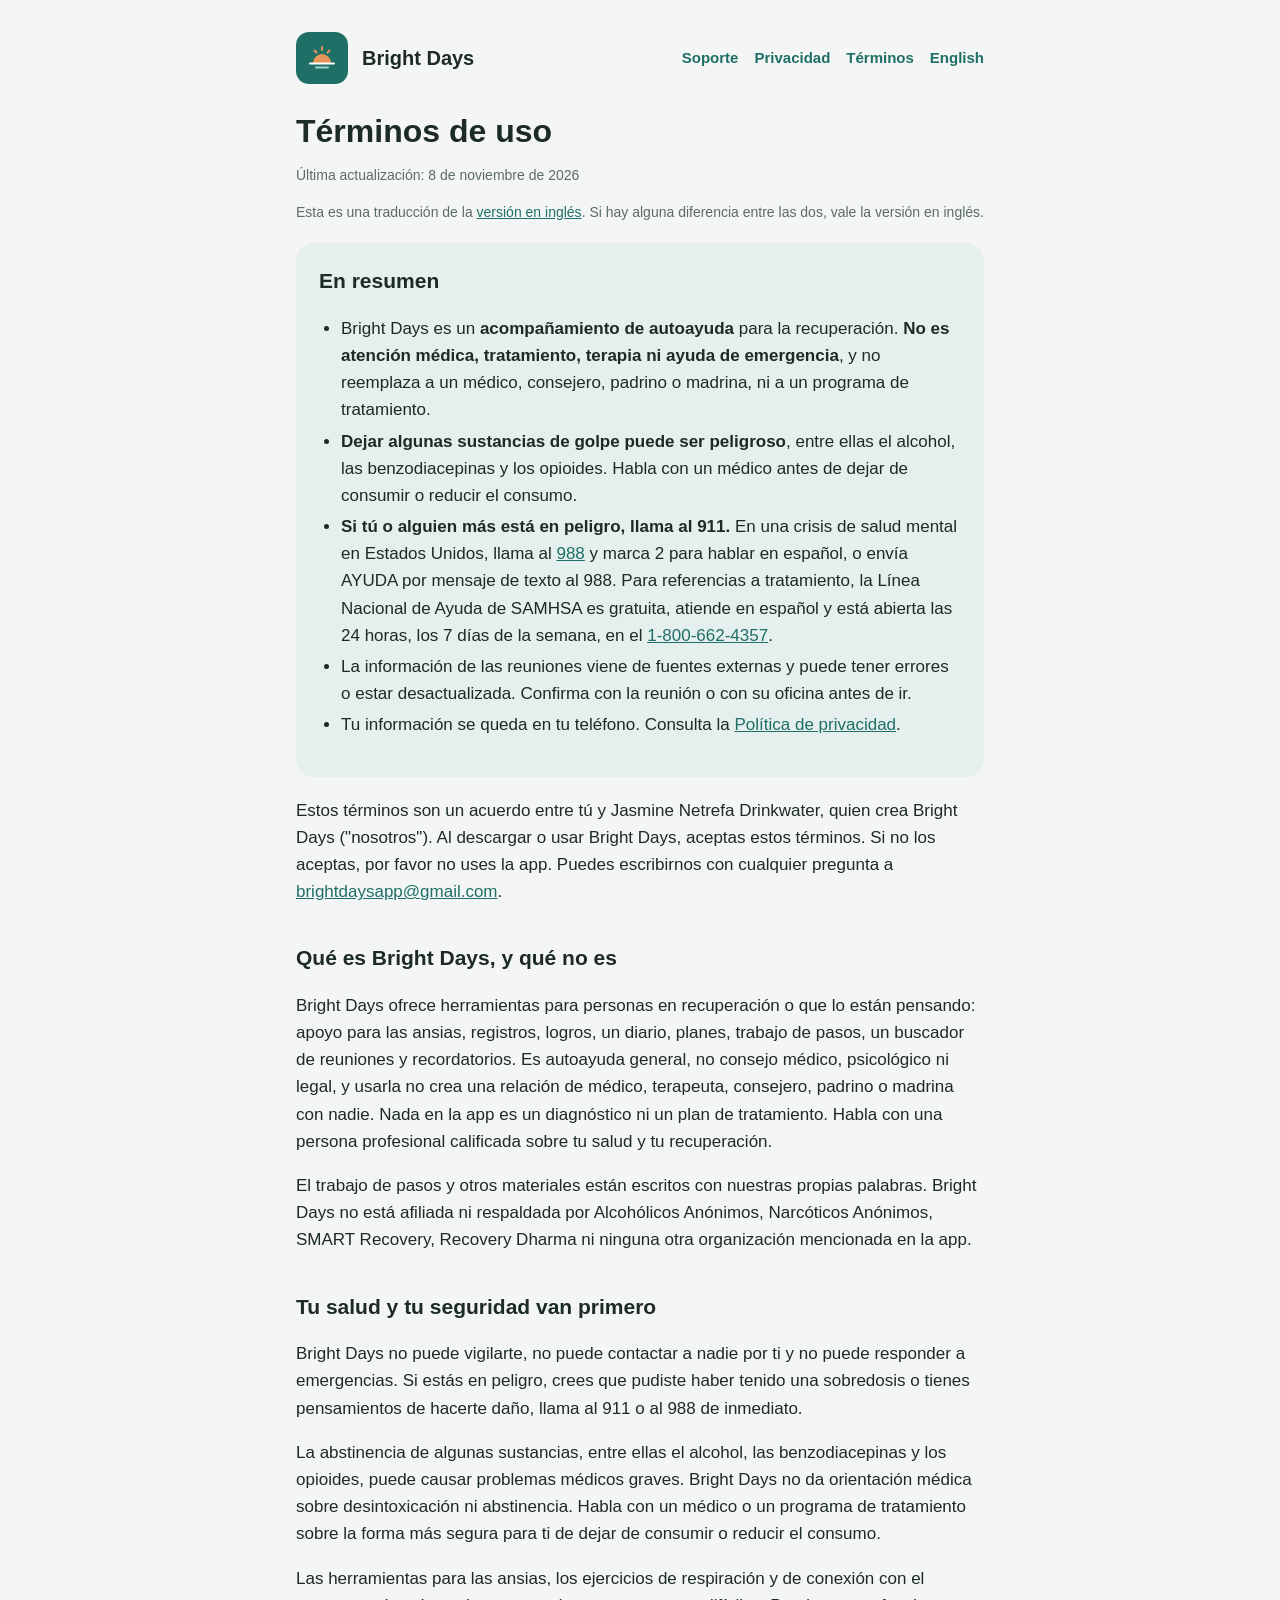
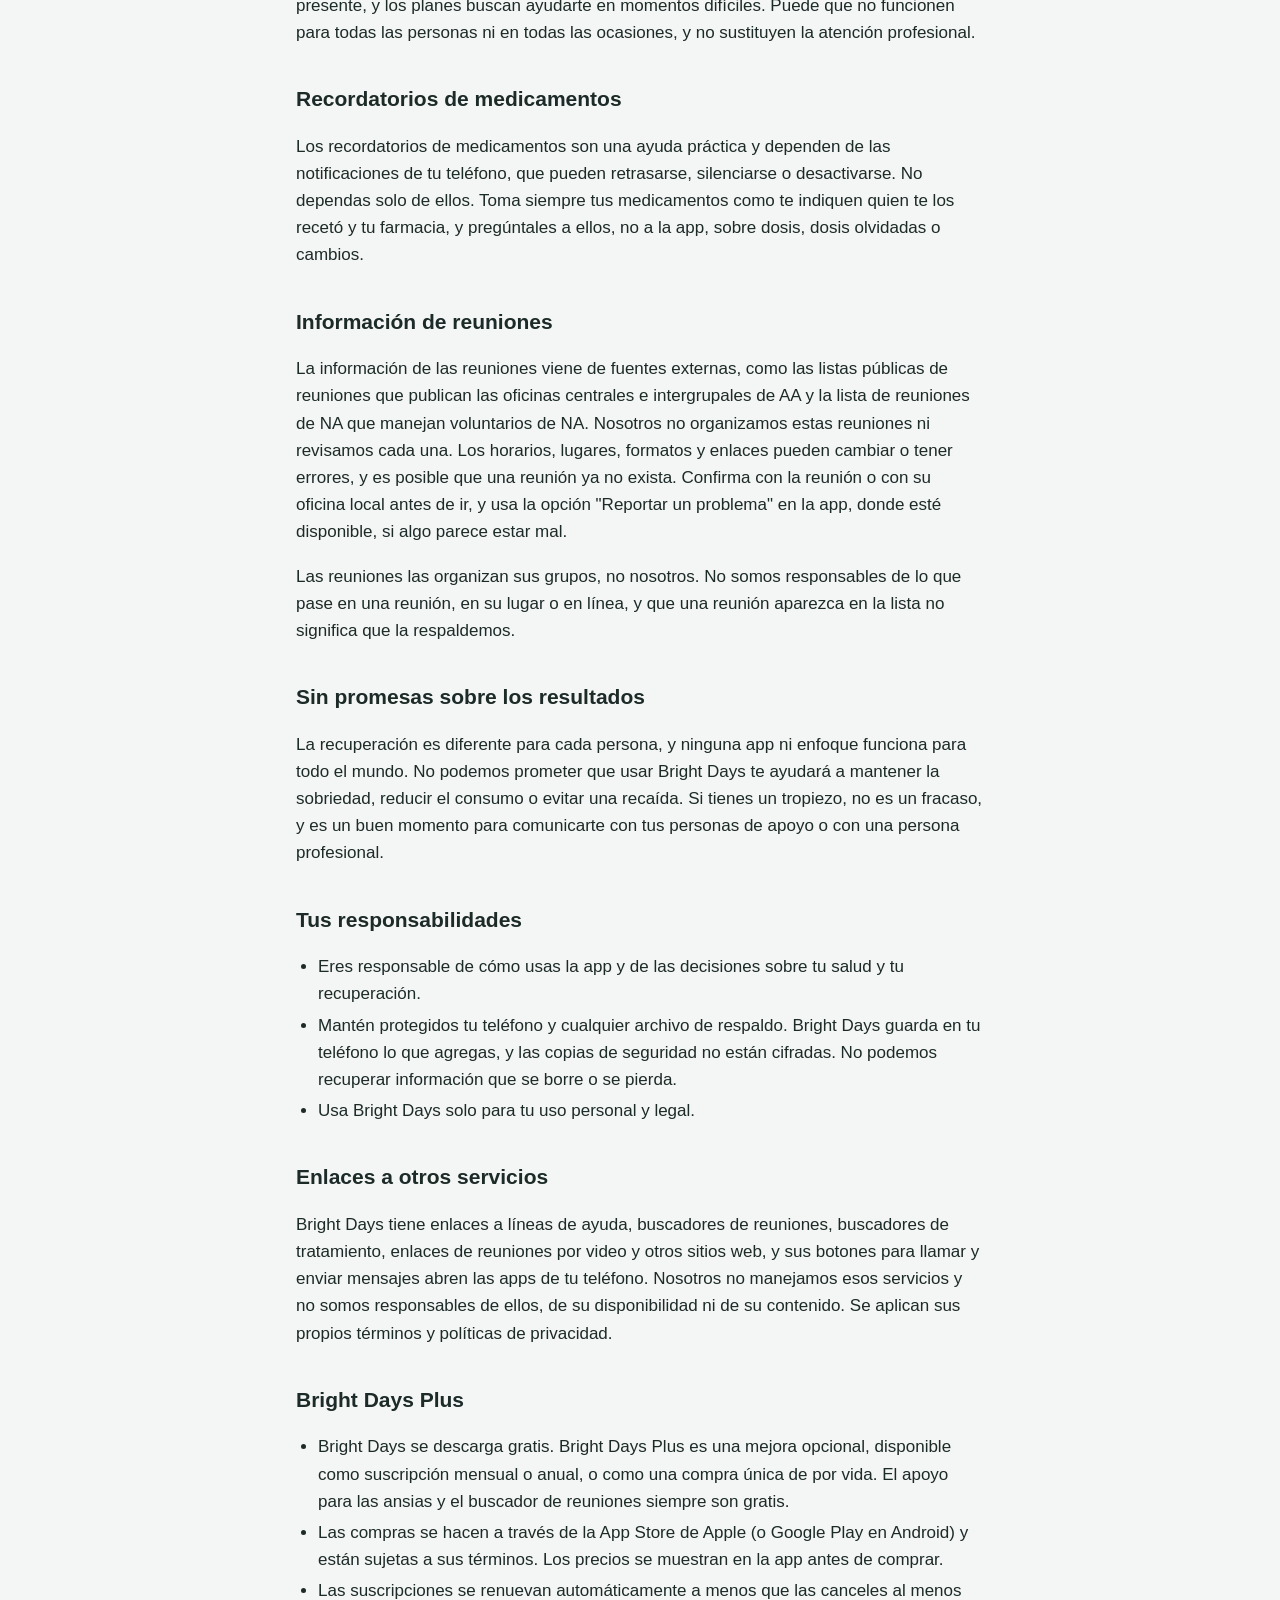
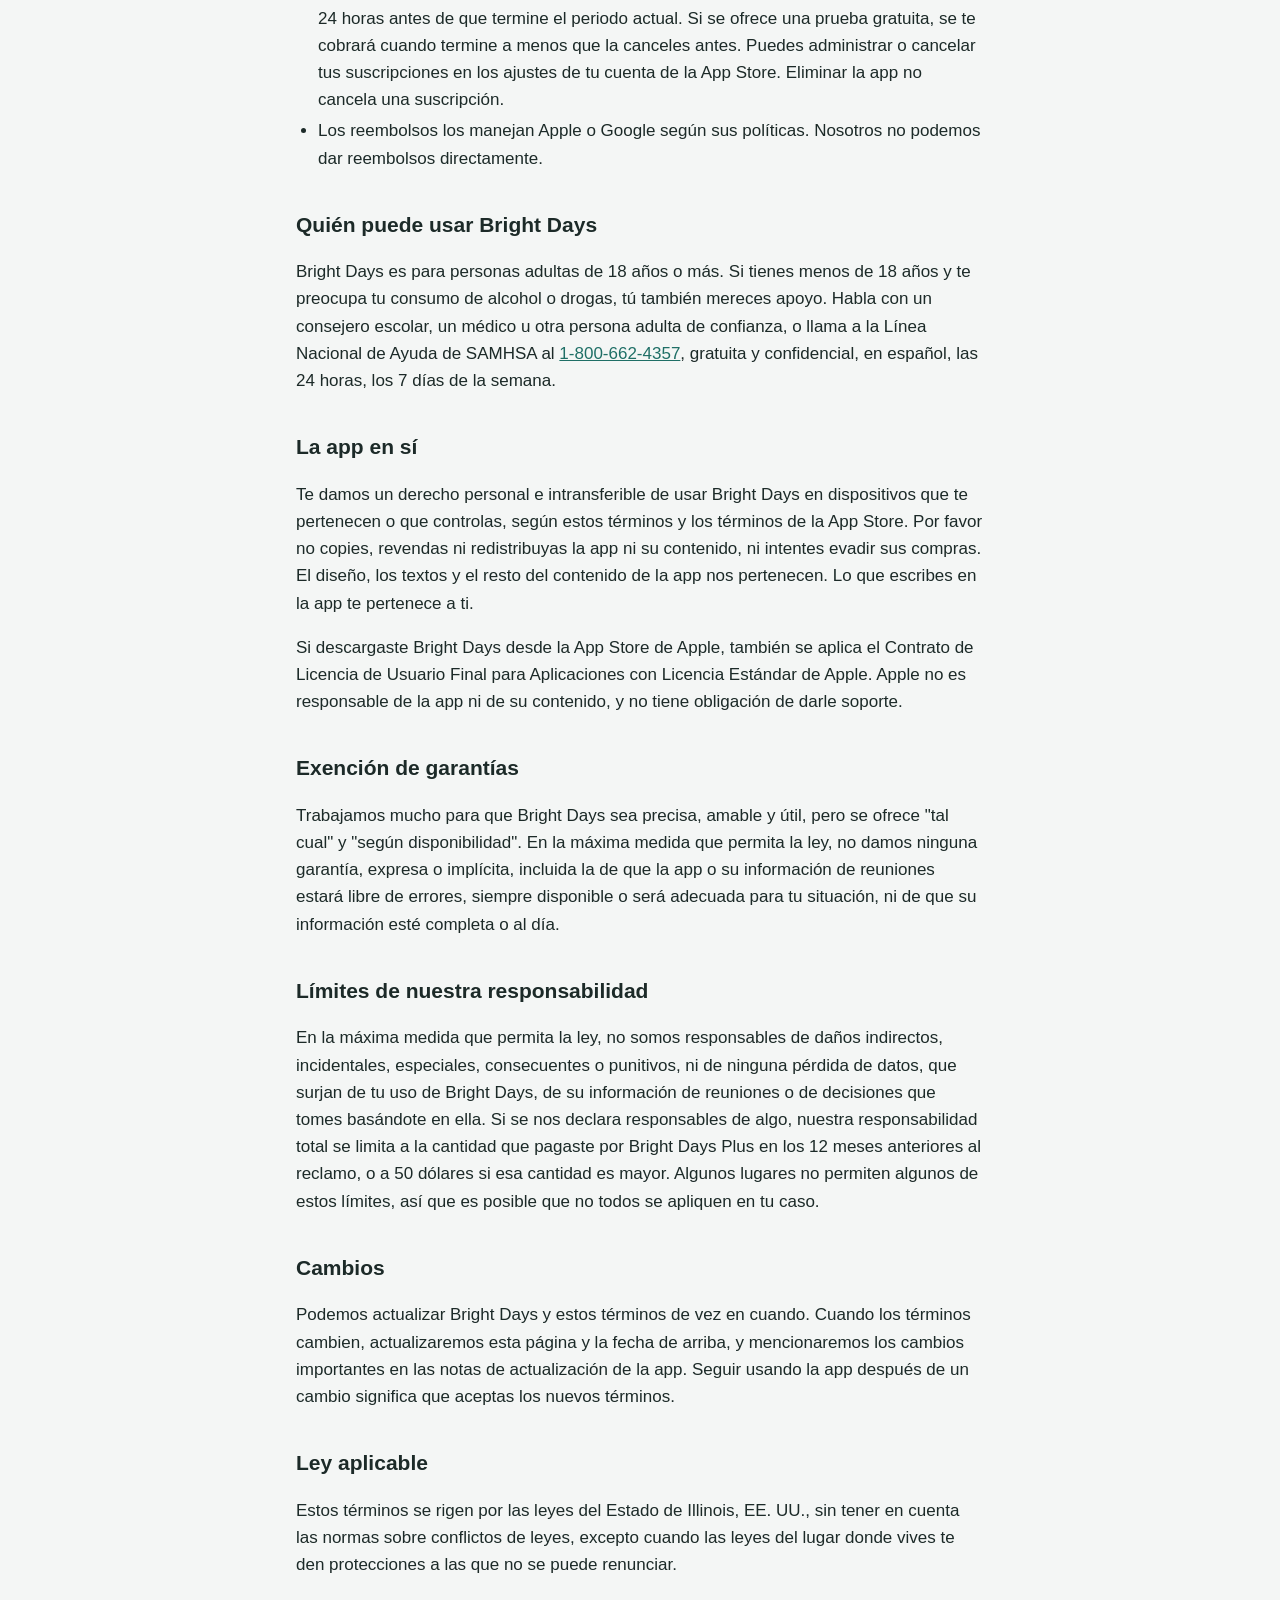
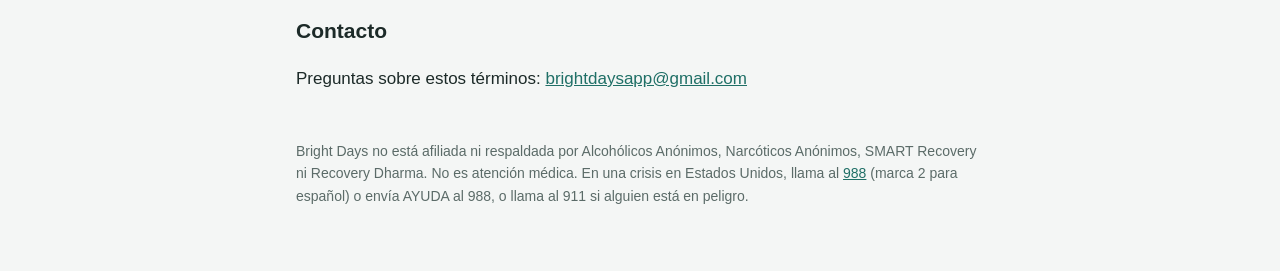
<file: terms-es.html>
<!doctype html>
<html lang="es">
<head>
<meta charset="utf-8">
<meta name="viewport" content="width=device-width, initial-scale=1">
<title>Términos de uso | Bright Days</title>
<meta name="description" content="Los términos para usar Bright Days. Es un acompañamiento de autoayuda, no atención médica, tratamiento ni ayuda de emergencia.">
<!--
  Spanish translation of terms.html (Nov 2026), part of the same DRAFT for legal review.
  The English version controls if the two differ. Keep both pages matched when either changes.
-->
<link rel="alternate" hreflang="en" href="https://netrefajaz.github.io/brightdays/terms.html">
<link rel="alternate" hreflang="es" href="https://netrefajaz.github.io/brightdays/terms-es.html">
<link rel="stylesheet" href="style.css">
</head>
<body>
<div class="wrap">
  <header>
    <a href="index-es.html">
      <span class="logo"><svg width="34" height="34" viewBox="0 0 34 34" aria-hidden="true"><path d="M8 22a9 9 0 0 1 18 0z" fill="#E8955A"/><path d="M5 22.5h24" stroke="#fff" stroke-width="2" stroke-linecap="round"/><path d="M11 26.5h12" stroke="#9FD6CD" stroke-width="2" stroke-linecap="round"/><path d="M17 6v3M9.5 9.5l2 2M24.5 9.5l-2 2" stroke="#E8955A" stroke-width="2" stroke-linecap="round"/></svg></span>
      <span class="brand">Bright Days</span>
    </a>
    <nav><a href="support-es.html">Soporte</a><a href="privacy-es.html">Privacidad</a><a href="terms-es.html">Términos</a><a href="terms.html" lang="en" hreflang="en">English</a></nav>
  </header>

  <h1>Términos de uso</h1>
  <p class="updated">Última actualización: 8 de noviembre de 2026</p>
  <p class="updated">Esta es una traducción de la <a href="terms.html" hreflang="en">versión en inglés</a>. Si hay alguna diferencia entre las dos, vale la versión en inglés.</p>

  <div class="card soft">
    <h2>En resumen</h2>
    <ul>
      <li>Bright Days es un <strong>acompañamiento de autoayuda</strong> para la recuperación. <strong>No es atención médica, tratamiento, terapia ni ayuda de emergencia</strong>, y no reemplaza a un médico, consejero, padrino o madrina, ni a un programa de tratamiento.</li>
      <li><strong>Dejar algunas sustancias de golpe puede ser peligroso</strong>, entre ellas el alcohol, las benzodiacepinas y los opioides. Habla con un médico antes de dejar de consumir o reducir el consumo.</li>
      <li><strong>Si tú o alguien más está en peligro, llama al 911.</strong> En una crisis de salud mental en Estados Unidos, llama al <a href="tel:988">988</a> y marca 2 para hablar en español, o envía AYUDA por mensaje de texto al 988. Para referencias a tratamiento, la Línea Nacional de Ayuda de SAMHSA es gratuita, atiende en español y está abierta las 24 horas, los 7 días de la semana, en el <a href="tel:18006624357">1-800-662-4357</a>.</li>
      <li>La información de las reuniones viene de fuentes externas y puede tener errores o estar desactualizada. Confirma con la reunión o con su oficina antes de ir.</li>
      <li>Tu información se queda en tu teléfono. Consulta la <a href="privacy-es.html">Política de privacidad</a>.</li>
    </ul>
  </div>

  <p>Estos términos son un acuerdo entre tú y Jasmine Netrefa Drinkwater, quien crea Bright Days ("nosotros"). Al descargar o usar Bright Days, aceptas estos términos. Si no los aceptas, por favor no uses la app. Puedes escribirnos con cualquier pregunta a <a href="mailto:brightdaysapp@gmail.com">brightdaysapp@gmail.com</a>.</p>

  <h2>Qué es Bright Days, y qué no es</h2>
  <p>Bright Days ofrece herramientas para personas en recuperación o que lo están pensando: apoyo para las ansias, registros, logros, un diario, planes, trabajo de pasos, un buscador de reuniones y recordatorios. Es autoayuda general, no consejo médico, psicológico ni legal, y usarla no crea una relación de médico, terapeuta, consejero, padrino o madrina con nadie. Nada en la app es un diagnóstico ni un plan de tratamiento. Habla con una persona profesional calificada sobre tu salud y tu recuperación.</p>
  <p>El trabajo de pasos y otros materiales están escritos con nuestras propias palabras. Bright Days no está afiliada ni respaldada por Alcohólicos Anónimos, Narcóticos Anónimos, SMART Recovery, Recovery Dharma ni ninguna otra organización mencionada en la app.</p>

  <h2>Tu salud y tu seguridad van primero</h2>
  <p>Bright Days no puede vigilarte, no puede contactar a nadie por ti y no puede responder a emergencias. Si estás en peligro, crees que pudiste haber tenido una sobredosis o tienes pensamientos de hacerte daño, llama al 911 o al 988 de inmediato.</p>
  <p>La abstinencia de algunas sustancias, entre ellas el alcohol, las benzodiacepinas y los opioides, puede causar problemas médicos graves. Bright Days no da orientación médica sobre desintoxicación ni abstinencia. Habla con un médico o un programa de tratamiento sobre la forma más segura para ti de dejar de consumir o reducir el consumo.</p>
  <p>Las herramientas para las ansias, los ejercicios de respiración y de conexión con el presente, y los planes buscan ayudarte en momentos difíciles. Puede que no funcionen para todas las personas ni en todas las ocasiones, y no sustituyen la atención profesional.</p>

  <h2>Recordatorios de medicamentos</h2>
  <p>Los recordatorios de medicamentos son una ayuda práctica y dependen de las notificaciones de tu teléfono, que pueden retrasarse, silenciarse o desactivarse. No dependas solo de ellos. Toma siempre tus medicamentos como te indiquen quien te los recetó y tu farmacia, y pregúntales a ellos, no a la app, sobre dosis, dosis olvidadas o cambios.</p>

  <h2>Información de reuniones</h2>
  <p>La información de las reuniones viene de fuentes externas, como las listas públicas de reuniones que publican las oficinas centrales e intergrupales de AA y la lista de reuniones de NA que manejan voluntarios de NA. Nosotros no organizamos estas reuniones ni revisamos cada una. Los horarios, lugares, formatos y enlaces pueden cambiar o tener errores, y es posible que una reunión ya no exista. Confirma con la reunión o con su oficina local antes de ir, y usa la opción "Reportar un problema" en la app, donde esté disponible, si algo parece estar mal.</p>
  <p>Las reuniones las organizan sus grupos, no nosotros. No somos responsables de lo que pase en una reunión, en su lugar o en línea, y que una reunión aparezca en la lista no significa que la respaldemos.</p>

  <h2>Sin promesas sobre los resultados</h2>
  <p>La recuperación es diferente para cada persona, y ninguna app ni enfoque funciona para todo el mundo. No podemos prometer que usar Bright Days te ayudará a mantener la sobriedad, reducir el consumo o evitar una recaída. Si tienes un tropiezo, no es un fracaso, y es un buen momento para comunicarte con tus personas de apoyo o con una persona profesional.</p>

  <h2>Tus responsabilidades</h2>
  <ul>
    <li>Eres responsable de cómo usas la app y de las decisiones sobre tu salud y tu recuperación.</li>
    <li>Mantén protegidos tu teléfono y cualquier archivo de respaldo. Bright Days guarda en tu teléfono lo que agregas, y las copias de seguridad no están cifradas. No podemos recuperar información que se borre o se pierda.</li>
    <li>Usa Bright Days solo para tu uso personal y legal.</li>
  </ul>

  <h2>Enlaces a otros servicios</h2>
  <p>Bright Days tiene enlaces a líneas de ayuda, buscadores de reuniones, buscadores de tratamiento, enlaces de reuniones por video y otros sitios web, y sus botones para llamar y enviar mensajes abren las apps de tu teléfono. Nosotros no manejamos esos servicios y no somos responsables de ellos, de su disponibilidad ni de su contenido. Se aplican sus propios términos y políticas de privacidad.</p>

  <h2>Bright Days Plus</h2>
  <ul>
    <li>Bright Days se descarga gratis. Bright Days Plus es una mejora opcional, disponible como suscripción mensual o anual, o como una compra única de por vida. El apoyo para las ansias y el buscador de reuniones siempre son gratis.</li>
    <li>Las compras se hacen a través de la App Store de Apple (o Google Play en Android) y están sujetas a sus términos. Los precios se muestran en la app antes de comprar.</li>
    <li>Las suscripciones se renuevan automáticamente a menos que las canceles al menos 24 horas antes de que termine el periodo actual. Si se ofrece una prueba gratuita, se te cobrará cuando termine a menos que la canceles antes. Puedes administrar o cancelar tus suscripciones en los ajustes de tu cuenta de la App Store. Eliminar la app no cancela una suscripción.</li>
    <li>Los reembolsos los manejan Apple o Google según sus políticas. Nosotros no podemos dar reembolsos directamente.</li>
  </ul>

  <h2>Quién puede usar Bright Days</h2>
  <p>Bright Days es para personas adultas de 18 años o más. Si tienes menos de 18 años y te preocupa tu consumo de alcohol o drogas, tú también mereces apoyo. Habla con un consejero escolar, un médico u otra persona adulta de confianza, o llama a la Línea Nacional de Ayuda de SAMHSA al <a href="tel:18006624357">1-800-662-4357</a>, gratuita y confidencial, en español, las 24 horas, los 7 días de la semana.</p>

  <h2>La app en sí</h2>
  <p>Te damos un derecho personal e intransferible de usar Bright Days en dispositivos que te pertenecen o que controlas, según estos términos y los términos de la App Store. Por favor no copies, revendas ni redistribuyas la app ni su contenido, ni intentes evadir sus compras. El diseño, los textos y el resto del contenido de la app nos pertenecen. Lo que escribes en la app te pertenece a ti.</p>
  <p>Si descargaste Bright Days desde la App Store de Apple, también se aplica el Contrato de Licencia de Usuario Final para Aplicaciones con Licencia Estándar de Apple. Apple no es responsable de la app ni de su contenido, y no tiene obligación de darle soporte.</p>

  <h2>Exención de garantías</h2>
  <p>Trabajamos mucho para que Bright Days sea precisa, amable y útil, pero se ofrece "tal cual" y "según disponibilidad". En la máxima medida que permita la ley, no damos ninguna garantía, expresa o implícita, incluida la de que la app o su información de reuniones estará libre de errores, siempre disponible o será adecuada para tu situación, ni de que su información esté completa o al día.</p>

  <h2>Límites de nuestra responsabilidad</h2>
  <p>En la máxima medida que permita la ley, no somos responsables de daños indirectos, incidentales, especiales, consecuentes o punitivos, ni de ninguna pérdida de datos, que surjan de tu uso de Bright Days, de su información de reuniones o de decisiones que tomes basándote en ella. Si se nos declara responsables de algo, nuestra responsabilidad total se limita a la cantidad que pagaste por Bright Days Plus en los 12 meses anteriores al reclamo, o a 50 dólares si esa cantidad es mayor. Algunos lugares no permiten algunos de estos límites, así que es posible que no todos se apliquen en tu caso.</p>

  <h2>Cambios</h2>
  <p>Podemos actualizar Bright Days y estos términos de vez en cuando. Cuando los términos cambien, actualizaremos esta página y la fecha de arriba, y mencionaremos los cambios importantes en las notas de actualización de la app. Seguir usando la app después de un cambio significa que aceptas los nuevos términos.</p>

  <h2>Ley aplicable</h2>
  <p>Estos términos se rigen por las leyes del Estado de Illinois, EE. UU., sin tener en cuenta las normas sobre conflictos de leyes, excepto cuando las leyes del lugar donde vives te den protecciones a las que no se puede renunciar.</p>

  <h2>Contacto</h2>
  <p>Preguntas sobre estos términos: <a href="mailto:brightdaysapp@gmail.com">brightdaysapp@gmail.com</a></p>

  <footer>Bright Days no está afiliada ni respaldada por Alcohólicos Anónimos, Narcóticos Anónimos, SMART Recovery ni Recovery Dharma. No es atención médica. En una crisis en Estados Unidos, llama al <a href="tel:988">988</a> (marca 2 para español) o envía AYUDA al 988, o llama al 911 si alguien está en peligro.</footer>
</div>
</body>
</html>
</file>
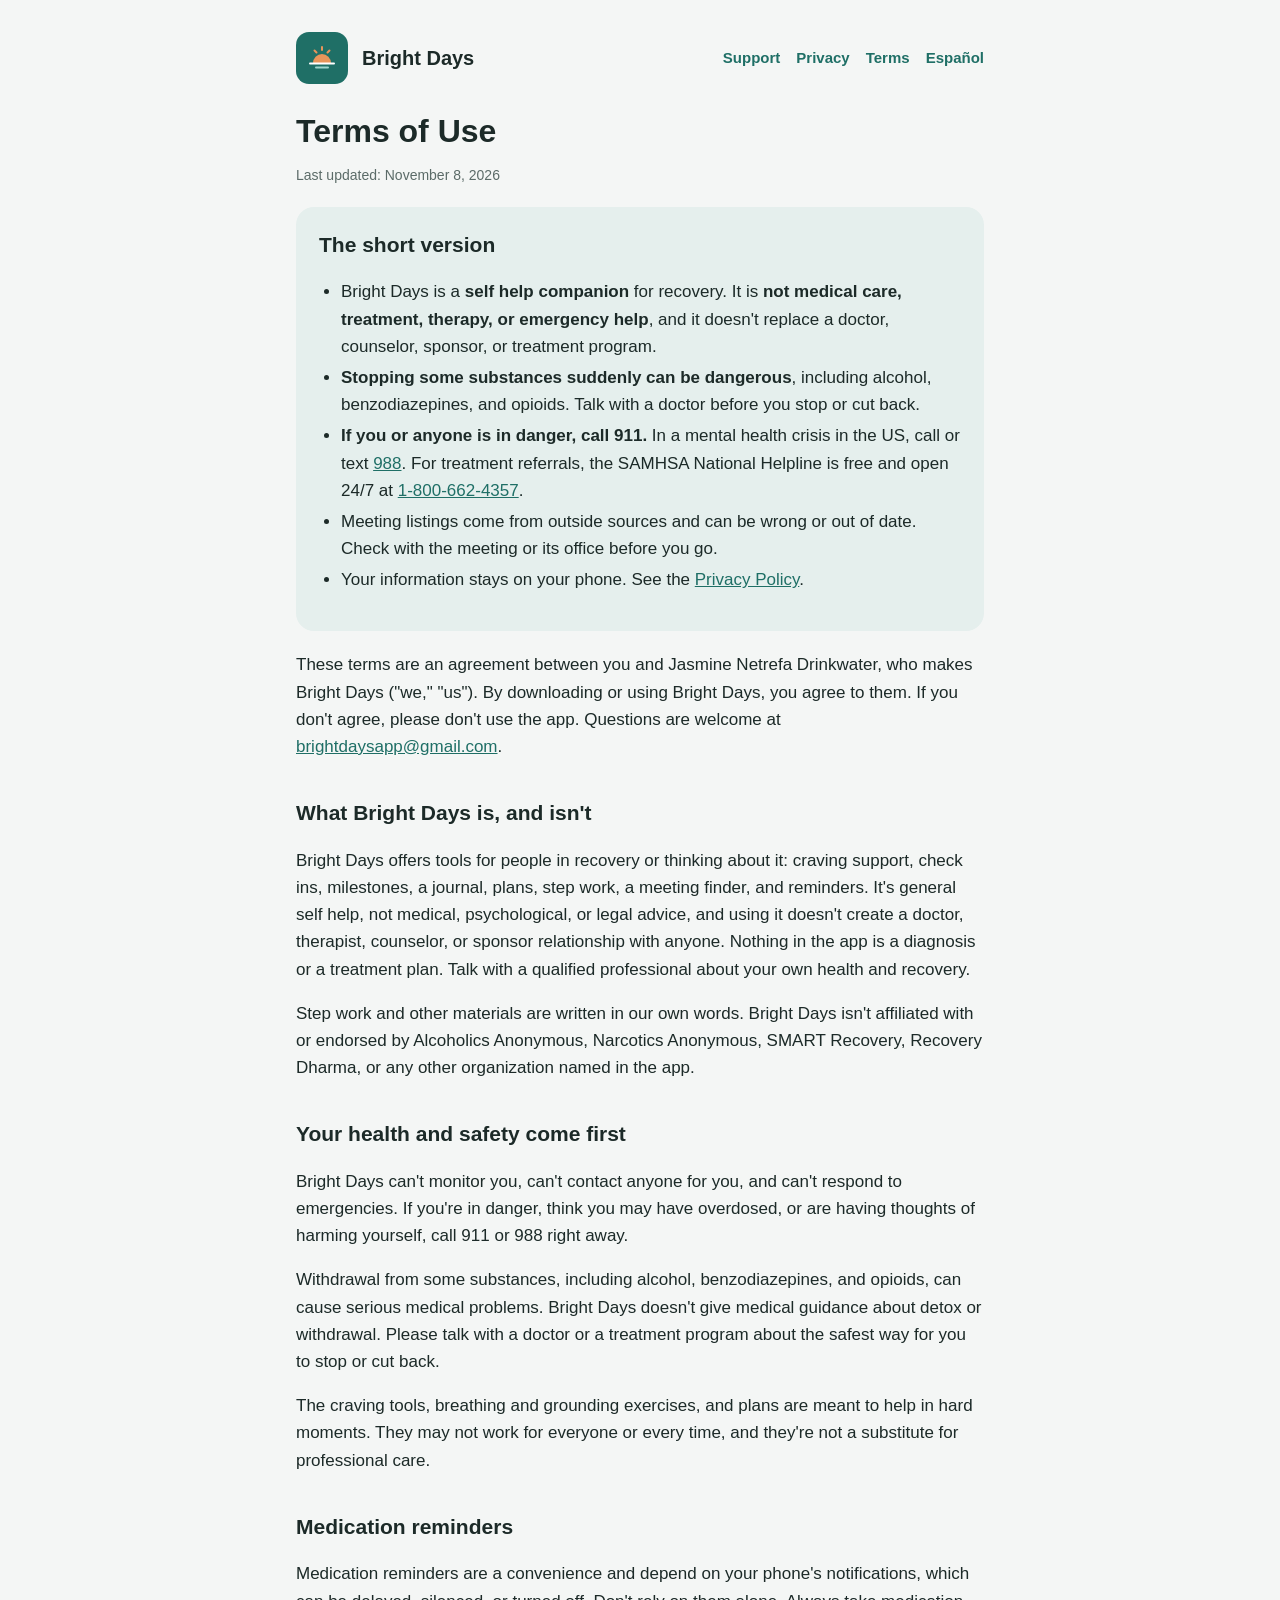
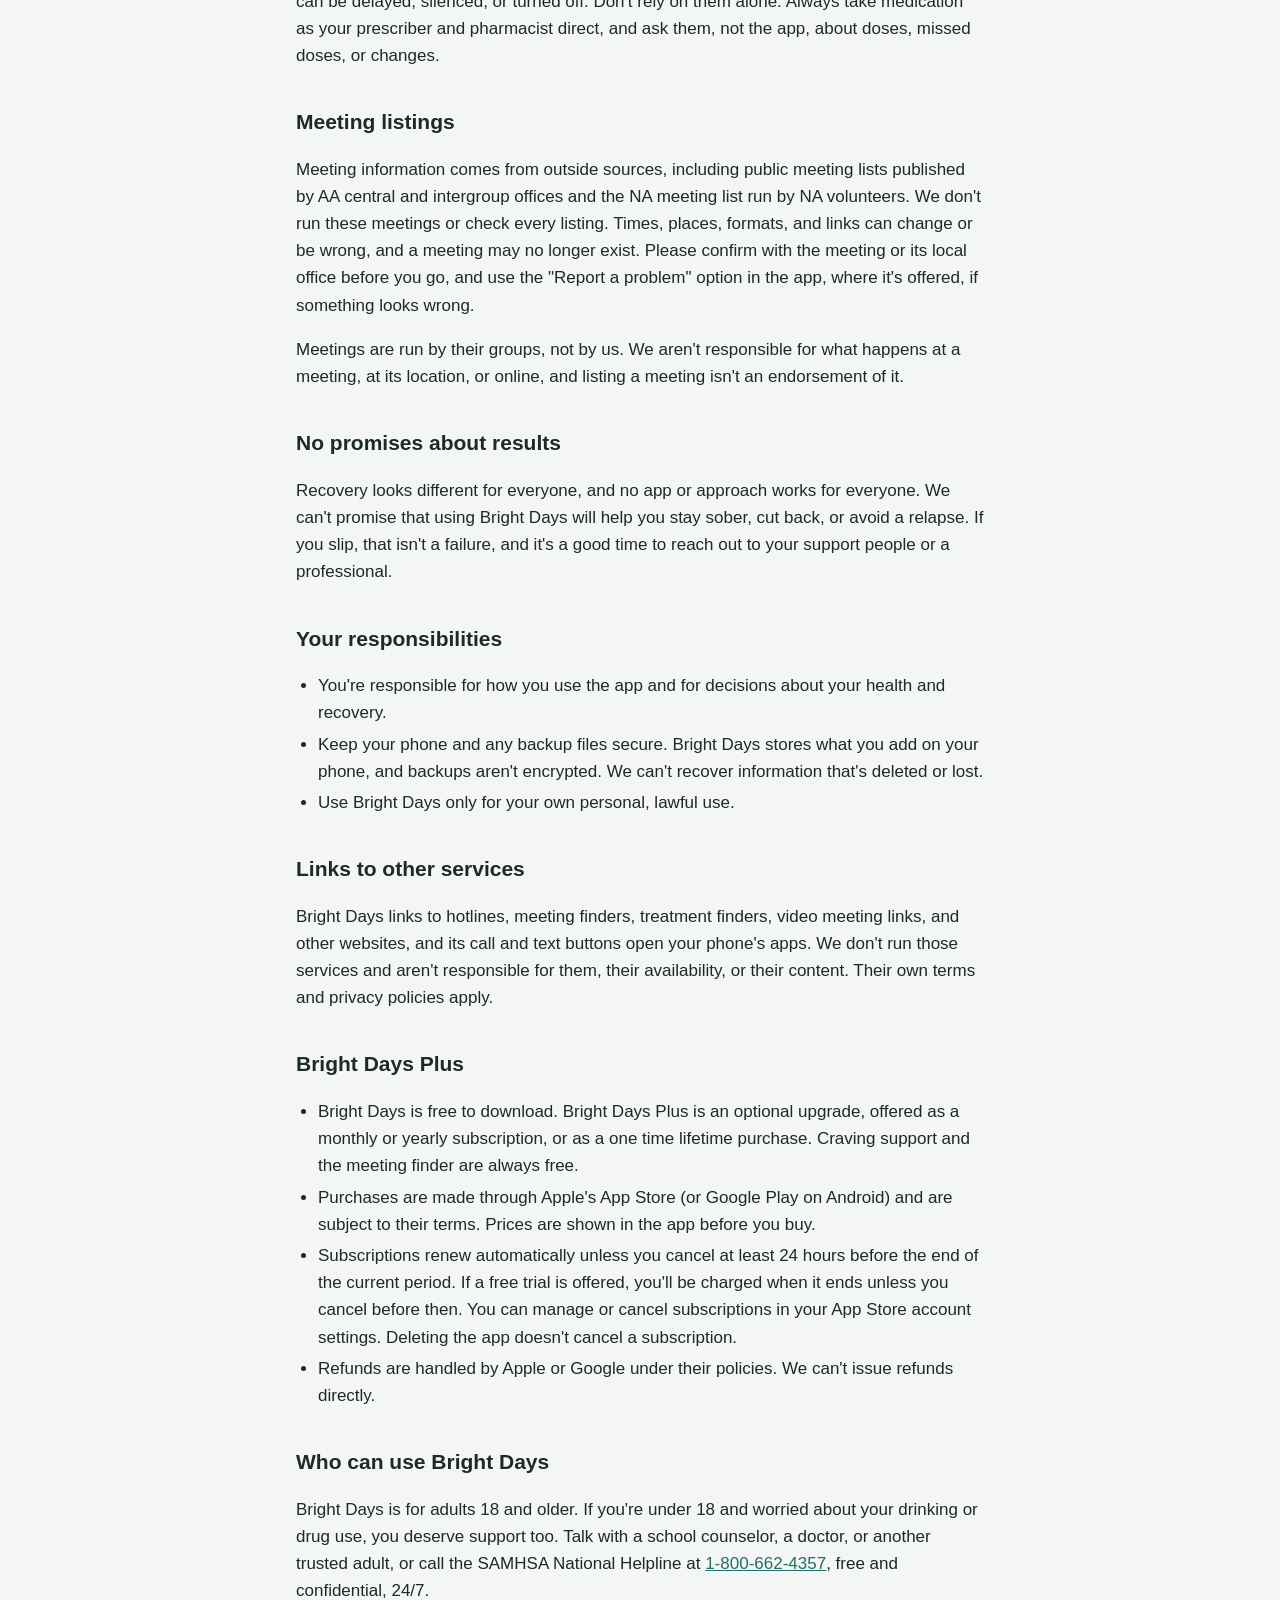
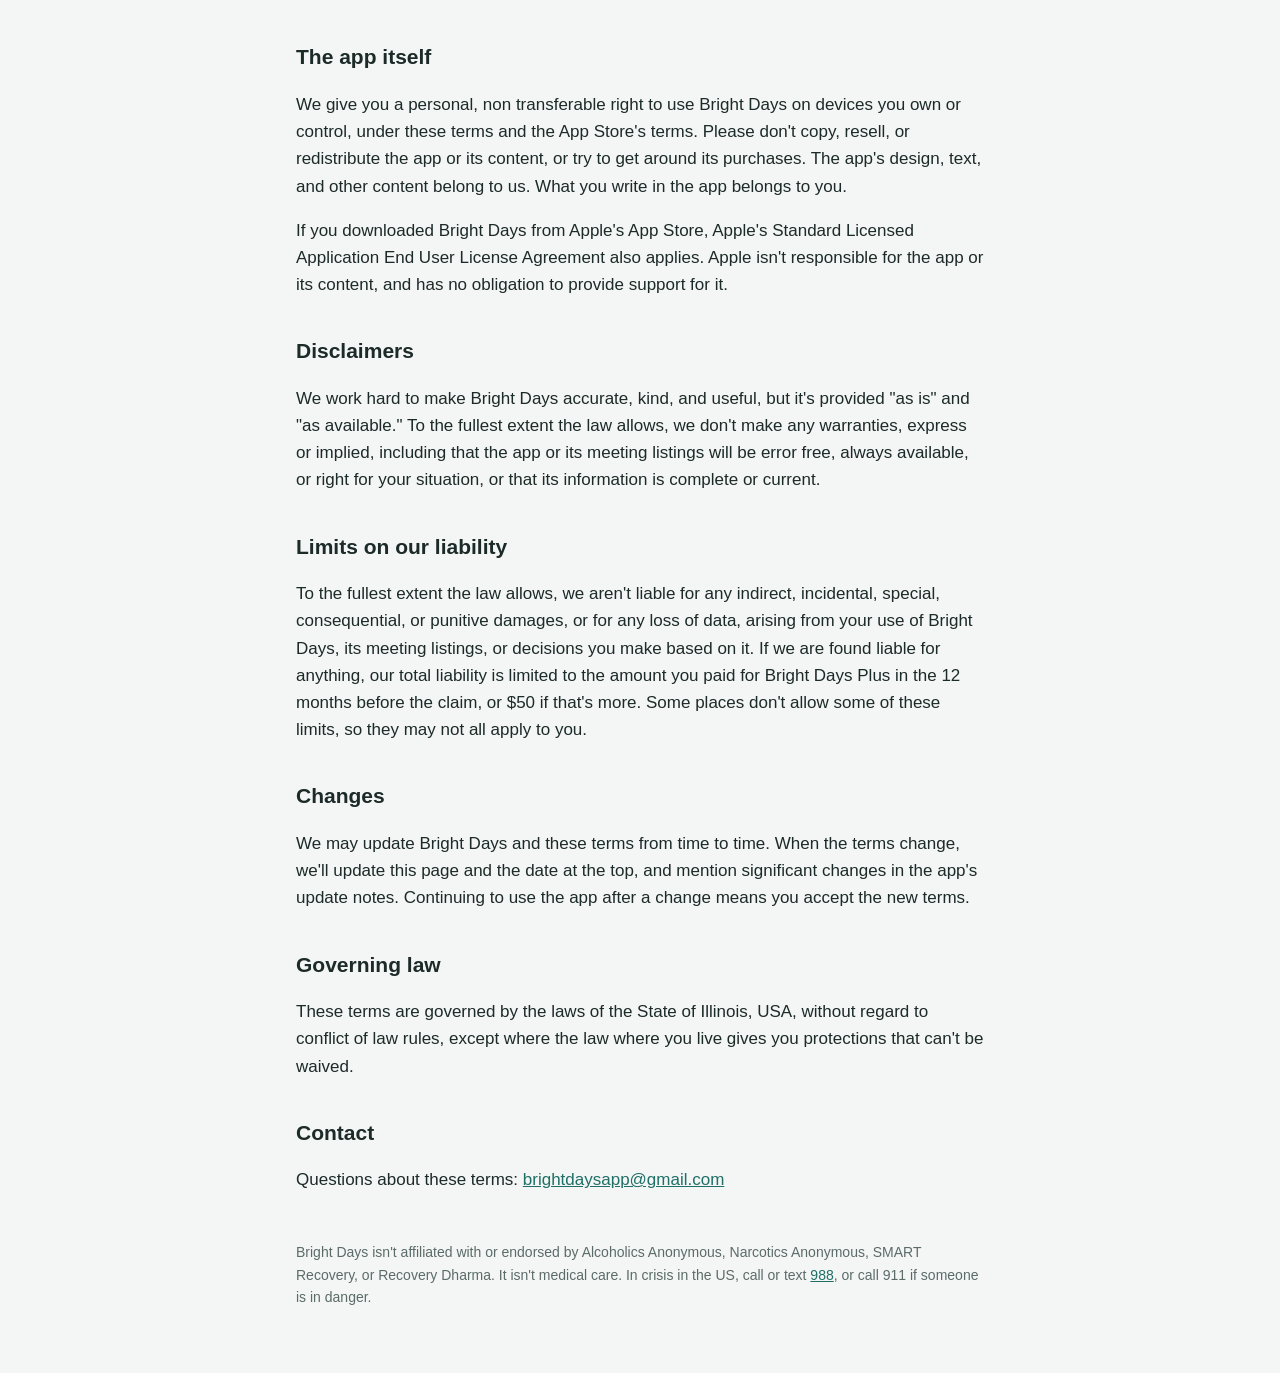
<file: terms.html>
<!doctype html>
<html lang="en">
<head>
<meta charset="utf-8">
<meta name="viewport" content="width=device-width, initial-scale=1">
<title>Terms of Use | Bright Days</title>
<meta name="description" content="The terms for using Bright Days. It's a self help companion, not medical care, treatment, or emergency help.">
<!--
  DRAFT for legal review (Nov 2026). Written in plain language by the app's author, not by a lawyer.
  Before launch, have a lawyer check especially: the disclaimers, the meeting listings section, the
  limitation of liability, Illinois as the governing law, and whether to add an arbitration clause.
-->
<link rel="alternate" hreflang="en" href="https://netrefajaz.github.io/brightdays/terms.html">
<link rel="alternate" hreflang="es" href="https://netrefajaz.github.io/brightdays/terms-es.html">
<link rel="stylesheet" href="style.css">
</head>
<body>
<div class="wrap">
  <header>
    <a href="index.html">
      <span class="logo"><svg width="34" height="34" viewBox="0 0 34 34" aria-hidden="true"><path d="M8 22a9 9 0 0 1 18 0z" fill="#E8955A"/><path d="M5 22.5h24" stroke="#fff" stroke-width="2" stroke-linecap="round"/><path d="M11 26.5h12" stroke="#9FD6CD" stroke-width="2" stroke-linecap="round"/><path d="M17 6v3M9.5 9.5l2 2M24.5 9.5l-2 2" stroke="#E8955A" stroke-width="2" stroke-linecap="round"/></svg></span>
      <span class="brand">Bright Days</span>
    </a>
    <nav><a href="support.html">Support</a><a href="privacy.html">Privacy</a><a href="terms.html">Terms</a><a href="terms-es.html" lang="es" hreflang="es">Español</a></nav>
  </header>

  <h1>Terms of Use</h1>
  <p class="updated">Last updated: November 8, 2026</p>

  <div class="card soft">
    <h2>The short version</h2>
    <ul>
      <li>Bright Days is a <strong>self help companion</strong> for recovery. It is <strong>not medical care, treatment, therapy, or emergency help</strong>, and it doesn't replace a doctor, counselor, sponsor, or treatment program.</li>
      <li><strong>Stopping some substances suddenly can be dangerous</strong>, including alcohol, benzodiazepines, and opioids. Talk with a doctor before you stop or cut back.</li>
      <li><strong>If you or anyone is in danger, call 911.</strong> In a mental health crisis in the US, call or text <a href="tel:988">988</a>. For treatment referrals, the SAMHSA National Helpline is free and open 24/7 at <a href="tel:18006624357">1-800-662-4357</a>.</li>
      <li>Meeting listings come from outside sources and can be wrong or out of date. Check with the meeting or its office before you go.</li>
      <li>Your information stays on your phone. See the <a href="privacy.html">Privacy Policy</a>.</li>
    </ul>
  </div>

  <p>These terms are an agreement between you and Jasmine Netrefa Drinkwater, who makes Bright Days ("we," "us"). By downloading or using Bright Days, you agree to them. If you don't agree, please don't use the app. Questions are welcome at <a href="mailto:brightdaysapp@gmail.com">brightdaysapp@gmail.com</a>.</p>

  <h2>What Bright Days is, and isn't</h2>
  <p>Bright Days offers tools for people in recovery or thinking about it: craving support, check ins, milestones, a journal, plans, step work, a meeting finder, and reminders. It's general self help, not medical, psychological, or legal advice, and using it doesn't create a doctor, therapist, counselor, or sponsor relationship with anyone. Nothing in the app is a diagnosis or a treatment plan. Talk with a qualified professional about your own health and recovery.</p>
  <p>Step work and other materials are written in our own words. Bright Days isn't affiliated with or endorsed by Alcoholics Anonymous, Narcotics Anonymous, SMART Recovery, Recovery Dharma, or any other organization named in the app.</p>

  <h2>Your health and safety come first</h2>
  <p>Bright Days can't monitor you, can't contact anyone for you, and can't respond to emergencies. If you're in danger, think you may have overdosed, or are having thoughts of harming yourself, call 911 or 988 right away.</p>
  <p>Withdrawal from some substances, including alcohol, benzodiazepines, and opioids, can cause serious medical problems. Bright Days doesn't give medical guidance about detox or withdrawal. Please talk with a doctor or a treatment program about the safest way for you to stop or cut back.</p>
  <p>The craving tools, breathing and grounding exercises, and plans are meant to help in hard moments. They may not work for everyone or every time, and they're not a substitute for professional care.</p>

  <h2>Medication reminders</h2>
  <p>Medication reminders are a convenience and depend on your phone's notifications, which can be delayed, silenced, or turned off. Don't rely on them alone. Always take medication as your prescriber and pharmacist direct, and ask them, not the app, about doses, missed doses, or changes.</p>

  <h2>Meeting listings</h2>
  <p>Meeting information comes from outside sources, including public meeting lists published by AA central and intergroup offices and the NA meeting list run by NA volunteers. We don't run these meetings or check every listing. Times, places, formats, and links can change or be wrong, and a meeting may no longer exist. Please confirm with the meeting or its local office before you go, and use the "Report a problem" option in the app, where it's offered, if something looks wrong.</p>
  <p>Meetings are run by their groups, not by us. We aren't responsible for what happens at a meeting, at its location, or online, and listing a meeting isn't an endorsement of it.</p>

  <h2>No promises about results</h2>
  <p>Recovery looks different for everyone, and no app or approach works for everyone. We can't promise that using Bright Days will help you stay sober, cut back, or avoid a relapse. If you slip, that isn't a failure, and it's a good time to reach out to your support people or a professional.</p>

  <h2>Your responsibilities</h2>
  <ul>
    <li>You're responsible for how you use the app and for decisions about your health and recovery.</li>
    <li>Keep your phone and any backup files secure. Bright Days stores what you add on your phone, and backups aren't encrypted. We can't recover information that's deleted or lost.</li>
    <li>Use Bright Days only for your own personal, lawful use.</li>
  </ul>

  <h2>Links to other services</h2>
  <p>Bright Days links to hotlines, meeting finders, treatment finders, video meeting links, and other websites, and its call and text buttons open your phone's apps. We don't run those services and aren't responsible for them, their availability, or their content. Their own terms and privacy policies apply.</p>

  <h2>Bright Days Plus</h2>
  <ul>
    <li>Bright Days is free to download. Bright Days Plus is an optional upgrade, offered as a monthly or yearly subscription, or as a one time lifetime purchase. Craving support and the meeting finder are always free.</li>
    <li>Purchases are made through Apple's App Store (or Google Play on Android) and are subject to their terms. Prices are shown in the app before you buy.</li>
    <li>Subscriptions renew automatically unless you cancel at least 24 hours before the end of the current period. If a free trial is offered, you'll be charged when it ends unless you cancel before then. You can manage or cancel subscriptions in your App Store account settings. Deleting the app doesn't cancel a subscription.</li>
    <li>Refunds are handled by Apple or Google under their policies. We can't issue refunds directly.</li>
  </ul>

  <h2>Who can use Bright Days</h2>
  <p>Bright Days is for adults 18 and older. If you're under 18 and worried about your drinking or drug use, you deserve support too. Talk with a school counselor, a doctor, or another trusted adult, or call the SAMHSA National Helpline at <a href="tel:18006624357">1-800-662-4357</a>, free and confidential, 24/7.</p>

  <h2>The app itself</h2>
  <p>We give you a personal, non transferable right to use Bright Days on devices you own or control, under these terms and the App Store's terms. Please don't copy, resell, or redistribute the app or its content, or try to get around its purchases. The app's design, text, and other content belong to us. What you write in the app belongs to you.</p>
  <p>If you downloaded Bright Days from Apple's App Store, Apple's Standard Licensed Application End User License Agreement also applies. Apple isn't responsible for the app or its content, and has no obligation to provide support for it.</p>

  <h2>Disclaimers</h2>
  <p>We work hard to make Bright Days accurate, kind, and useful, but it's provided "as is" and "as available." To the fullest extent the law allows, we don't make any warranties, express or implied, including that the app or its meeting listings will be error free, always available, or right for your situation, or that its information is complete or current.</p>

  <h2>Limits on our liability</h2>
  <p>To the fullest extent the law allows, we aren't liable for any indirect, incidental, special, consequential, or punitive damages, or for any loss of data, arising from your use of Bright Days, its meeting listings, or decisions you make based on it. If we are found liable for anything, our total liability is limited to the amount you paid for Bright Days Plus in the 12 months before the claim, or $50 if that's more. Some places don't allow some of these limits, so they may not all apply to you.</p>

  <h2>Changes</h2>
  <p>We may update Bright Days and these terms from time to time. When the terms change, we'll update this page and the date at the top, and mention significant changes in the app's update notes. Continuing to use the app after a change means you accept the new terms.</p>

  <h2>Governing law</h2>
  <p>These terms are governed by the laws of the State of Illinois, USA, without regard to conflict of law rules, except where the law where you live gives you protections that can't be waived.</p>

  <h2>Contact</h2>
  <p>Questions about these terms: <a href="mailto:brightdaysapp@gmail.com">brightdaysapp@gmail.com</a></p>

  <footer>Bright Days isn't affiliated with or endorsed by Alcoholics Anonymous, Narcotics Anonymous, SMART Recovery, or Recovery Dharma. It isn't medical care. In crisis in the US, call or text <a href="tel:988">988</a>, or call 911 if someone is in danger.</footer>
</div>
</body>
</html>
</file>
<file: style.css>
:root {
  --teal: #1F6F66;
  --teal-soft: #E5EFED;
  --apricot: #E8955A;
  --ink: #1C2A28;
  --muted: #5B6B68;
  --ground: #F4F6F5;
  --card: #FFFFFF;
  --border: #DCE3E1;
}
* { box-sizing: border-box; }
html { -webkit-text-size-adjust: 100%; }
body {
  margin: 0;
  background: var(--ground);
  color: var(--ink);
  font: 17px/1.6 -apple-system, BlinkMacSystemFont, "Segoe UI", Roboto, Helvetica, Arial, sans-serif;
}
.wrap { max-width: 720px; margin: 0 auto; padding: 32px 16px 64px; }
header { display: flex; align-items: center; gap: 14px; margin-bottom: 28px; }
header a { display: flex; align-items: center; gap: 14px; color: inherit; text-decoration: none; }
.logo { width: 52px; height: 52px; border-radius: 13px; background: var(--teal); display: grid; place-items: center; flex: none; }
.brand { font-weight: 800; font-size: 20px; }
nav { margin-left: auto; display: flex; gap: 16px; font-size: 15px; }
nav a { color: var(--teal); font-weight: 700; text-decoration: none; }
h1 { font-size: 32px; line-height: 1.2; margin: 0 0 8px; }
h2 { font-size: 21px; margin: 36px 0 8px; }
h3 { font-size: 17px; margin: 22px 0 4px; }
p, li { color: var(--ink); }
.lede { color: var(--muted); font-size: 18px; }
.updated { color: var(--muted); font-size: 14px; }
a { color: var(--teal); }
.card { background: var(--card); border: 1px solid var(--border); border-radius: 18px; padding: 20px 22px; margin: 20px 0; }
.card.soft { background: var(--teal-soft); border-color: transparent; }
.card.crisis { background: #FBEFE6; border-color: transparent; }
.card h2, .card h3 { margin-top: 0; }
.card p + h3 { margin-top: 18px; }
ul { padding-left: 22px; }
li { margin: 4px 0; }
table { width: 100%; border-collapse: collapse; font-size: 15px; }
th, td { text-align: left; vertical-align: top; padding: 10px 8px; border-top: 1px solid var(--border); }
th { color: var(--muted); font-weight: 700; font-size: 13px; text-transform: uppercase; letter-spacing: .04em; border-top: 0; }
.button { display: inline-block; background: var(--teal); color: #fff; font-weight: 700; text-decoration: none; padding: 12px 22px; border-radius: 14px; }
footer { margin-top: 48px; color: var(--muted); font-size: 14px; }
@media (max-width: 520px) {
  header { flex-wrap: wrap; }
  nav { margin-left: 0; width: 100%; }
  h1 { font-size: 27px; }
  table, thead, tbody, tr, th, td { display: block; }
  thead { display: none; }
  td { border-top: 0; padding: 2px 0; }
  tr { border-top: 1px solid var(--border); padding: 10px 0; }
  td:first-child { font-weight: 700; }
}

.get { display: flex; flex-wrap: wrap; align-items: center; gap: 10px 14px; margin: 4px 0 28px; }
.get-note { color: var(--muted); font-size: 15px; }

.shots { margin: 0 -16px 8px; }
.shots ul { list-style: none; margin: 0; padding: 4px 16px 14px; display: flex; gap: 12px; overflow-x: auto; scroll-snap-type: x mandatory; scroll-padding: 16px; -webkit-overflow-scrolling: touch; }
.shots li { flex: none; margin: 0; scroll-snap-align: start; }
.shots img { display: block; width: min(250px, 66vw); height: auto; border-radius: 18px; box-shadow: 0 6px 18px rgba(28, 42, 40, .12); }
@media (min-width: 720px) { .shots img { width: 230px; } }
.shots-nav { display: flex; align-items: center; justify-content: center; gap: 14px; margin: 0 0 20px; color: var(--muted); font-size: 15px; }
.shots-nav button { width: 44px; height: 44px; border-radius: 22px; border: 1px solid var(--border); background: var(--card); color: var(--teal); font-size: 22px; line-height: 1; cursor: pointer; display: grid; place-items: center; }
.shots-nav button:disabled { opacity: .35; cursor: default; }

.sale { background: #FBEFE6; border-radius: 14px; padding: 10px 14px; margin: -14px 0 24px; font-size: 16px; }
.sale[hidden] { display: none; }
.cta-end { background: var(--card); border: 1px solid var(--border); border-radius: 18px; padding: 20px 22px; margin: 28px 0 20px; }
.cta-end .sale { margin: 0 0 14px; }
.maker { margin: 0 0 14px; }
.get-end { display: flex; flex-wrap: wrap; align-items: center; gap: 10px 14px; margin: 0; }
.sticky-get { position: fixed; left: 0; right: 0; bottom: 0; display: flex; align-items: center; justify-content: space-between; gap: 12px;
  padding: 10px 16px calc(10px + env(safe-area-inset-bottom)); background: rgba(255,255,255,.96); border-top: 1px solid var(--border);
  box-shadow: 0 -4px 16px rgba(28,42,40,.08); transform: translateY(110%); transition: transform .25s ease; z-index: 10; }
.sticky-get.show { transform: none; }
.sticky-get span { font-weight: 800; line-height: 1.2; }
.sticky-get small { display: block; font-weight: 400; color: var(--muted); font-size: 13px; }
.sticky-get .button { padding: 10px 20px; }
@media (min-width: 721px) { .sticky-get { display: none; } }
@media (prefers-reduced-motion: reduce) { .sticky-get { transition: none; } }

.badge { display: inline-block; line-height: 0; border-radius: 9px; }
.badge img { display: block; height: 48px; width: auto; }
.badge:focus-visible { outline: 3px solid var(--apricot); outline-offset: 3px; }
</file>
